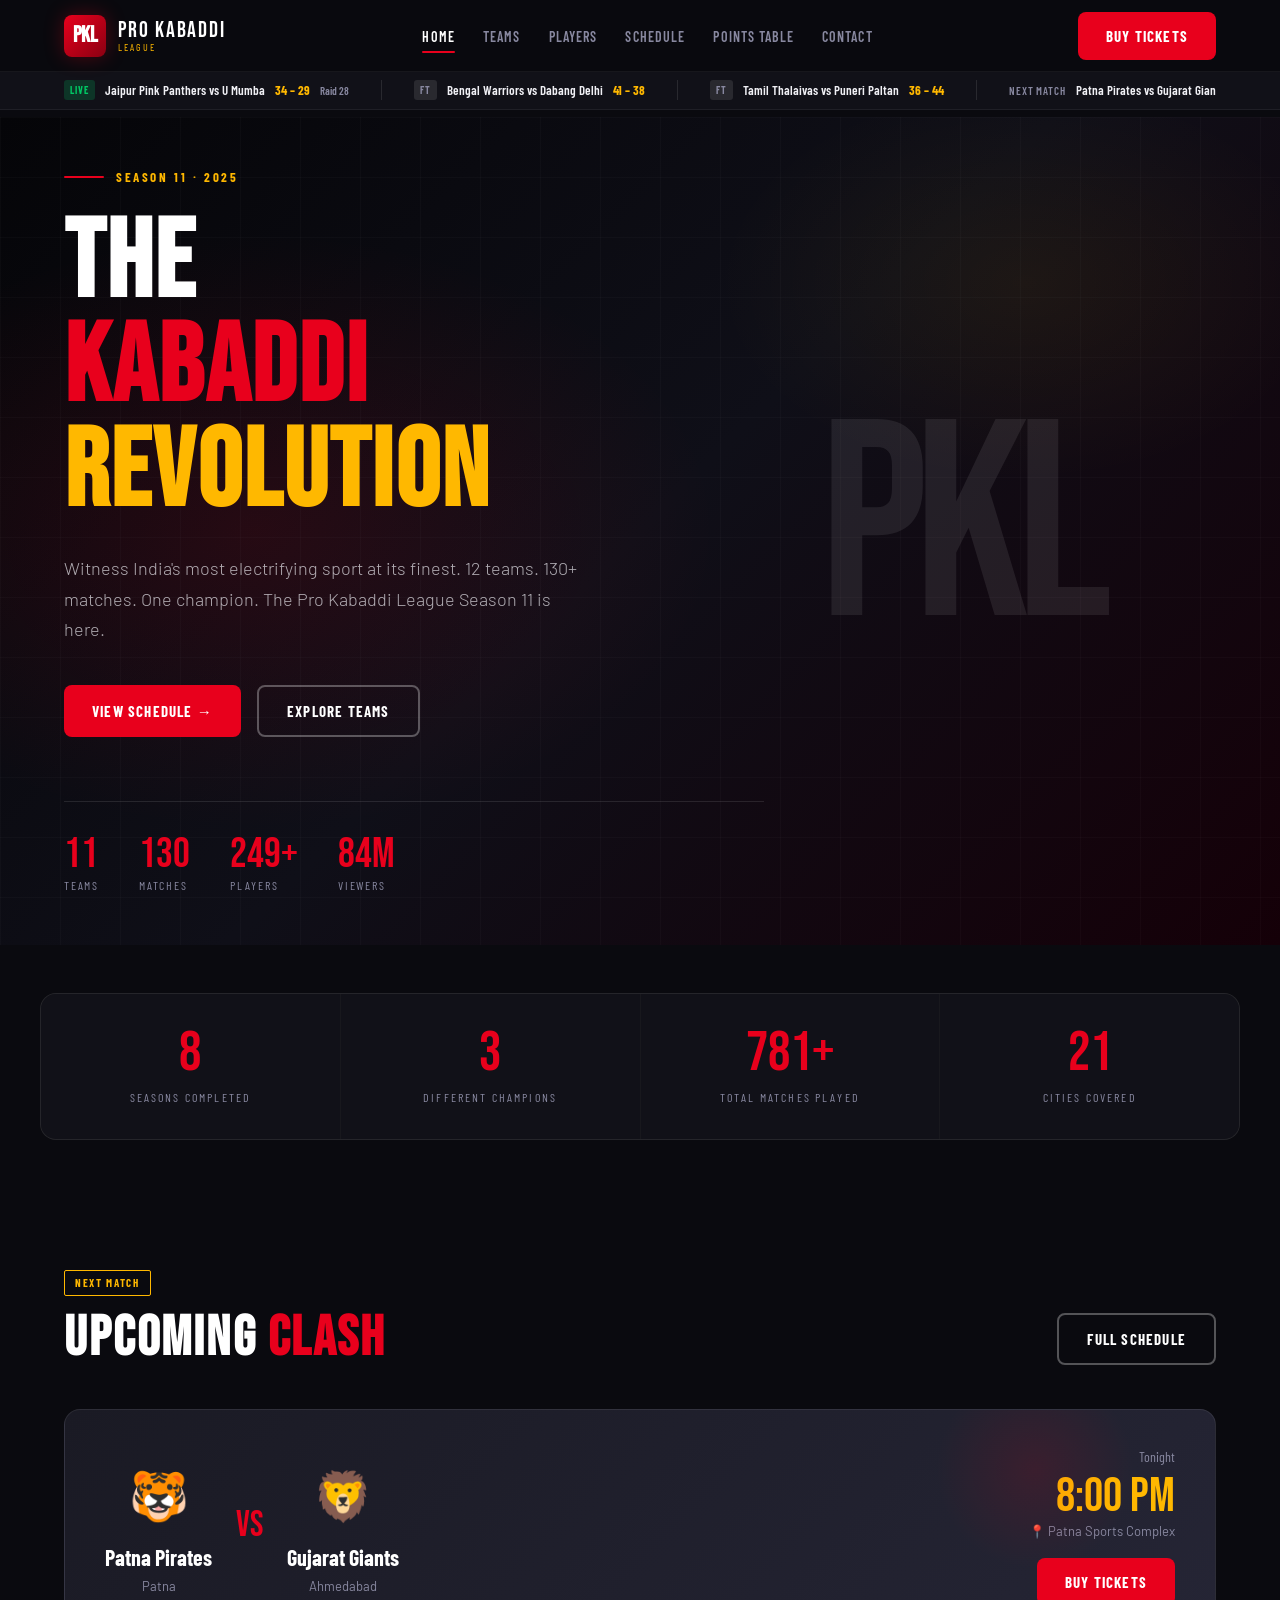
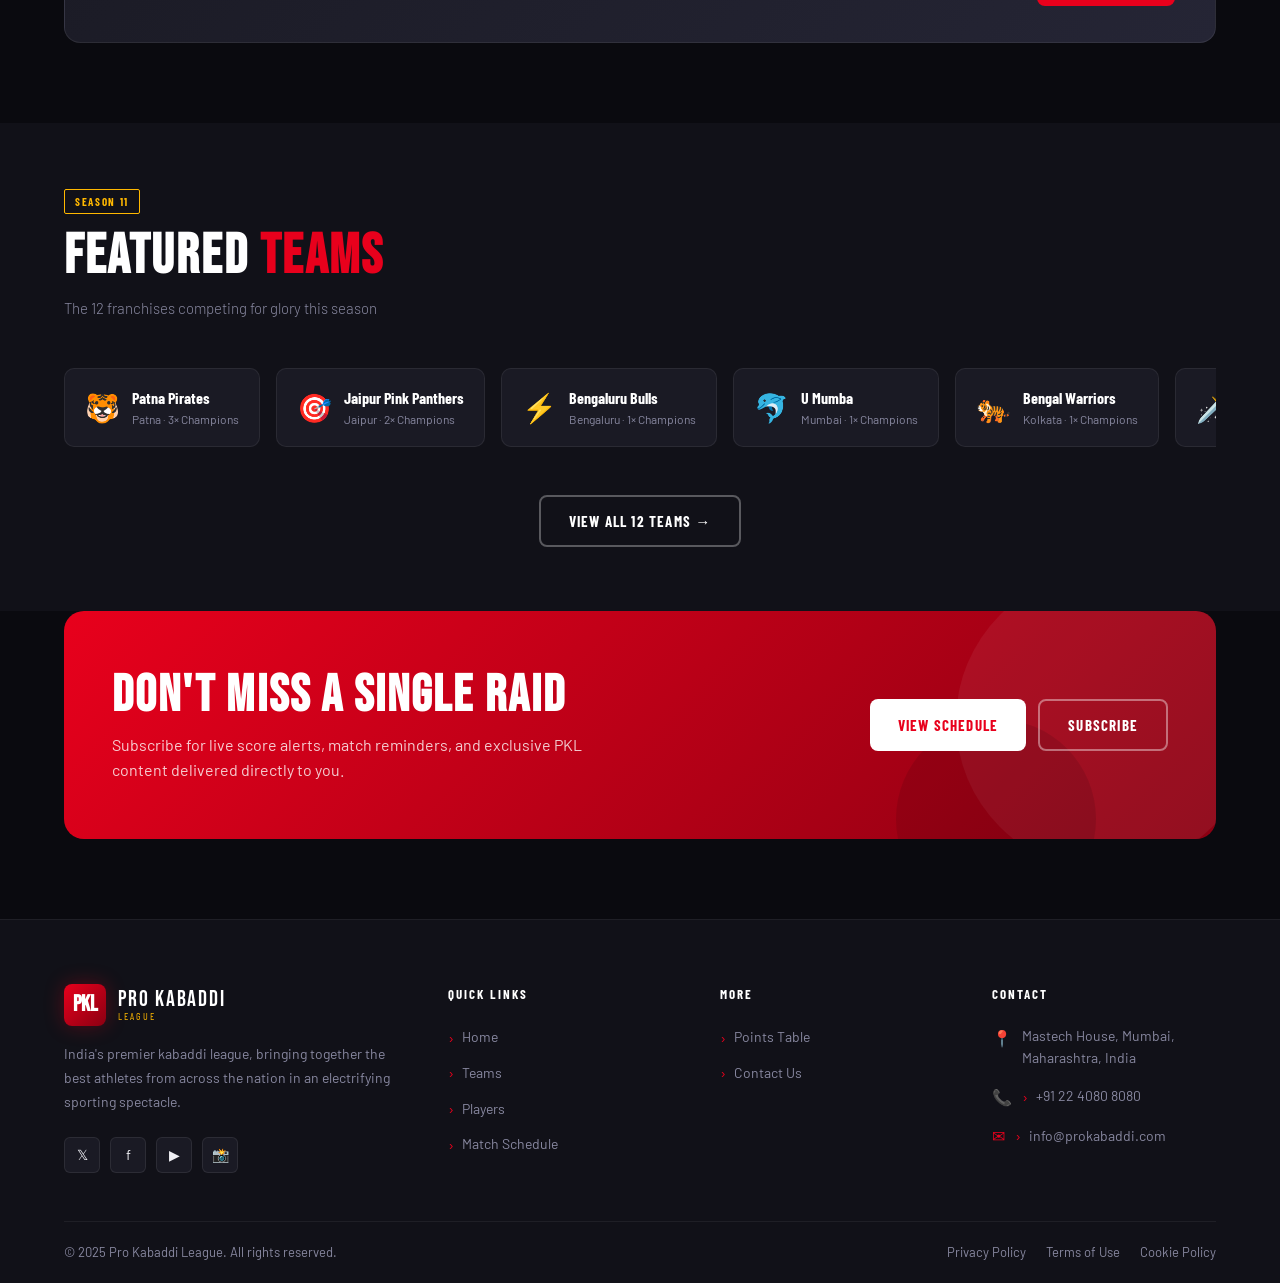
<file: index.html>
<!DOCTYPE html>
<html lang="en">
<head>
  <meta charset="UTF-8">
  <meta name="viewport" content="width=device-width, initial-scale=1.0">
  <title>Pro Kabaddi League – Home</title>
  <link rel="stylesheet" href="style.css">
  <!-- Home-specific styles -->
  <style>
    /* ---- Live Score Ticker ---- */
    .score-ticker-bar {
      background: var(--dark2);
      border-bottom: 1px solid rgba(255,255,255,0.06);
      position: fixed;
      top: var(--nav-h);
      left: 0; right: 0;
      z-index: 990;
      padding: 8px 0;
    }

    .score-ticker-inner {
      display: flex;
      align-items: center;
      gap: 32px;
      overflow-x: auto;
      scrollbar-width: none;
    }
    .score-ticker-inner::-webkit-scrollbar { display: none; }

    .score-chip {
      flex-shrink: 0;
      display: flex;
      align-items: center;
      gap: 10px;
      font-family: 'Barlow Condensed', sans-serif;
      font-size: 13px;
      font-weight: 600;
    }

    .score-chip-teams { color: var(--text); }
    .score-chip-score { color: var(--gold); font-weight: 700; }
    .score-chip-status {
      font-size: 10px;
      font-weight: 700;
      letter-spacing: 0.1em;
      padding: 2px 6px;
      border-radius: 3px;
      background: rgba(0,200,100,0.2);
      color: #00C864;
    }
    .score-chip-status.ended { background: rgba(255,255,255,0.1); color: var(--text-muted); }

    .score-divider {
      width: 1px; height: 20px;
      background: rgba(255,255,255,0.1);
      flex-shrink: 0;
    }

    /* Push hero down for score bar */
    .page-wrap-home { padding-top: calc(var(--nav-h) + 45px); }

    /* ---- Number Highlights Section ---- */
    .highlights-row {
      display: grid;
      grid-template-columns: repeat(4, 1fr);
      gap: 1px;
      background: rgba(255,255,255,0.06);
      border: 1px solid rgba(255,255,255,0.06);
      border-radius: 16px;
      overflow: hidden;
      margin-bottom: 80px;
    }

    .highlight-item {
      background: var(--dark2);
      padding: 32px 28px;
      text-align: center;
      transition: var(--transition);
    }
    .highlight-item:hover { background: var(--dark3); }

    .highlight-val {
      font-family: 'Bebas Neue', sans-serif;
      font-size: 56px;
      color: var(--white);
      line-height: 1;
      margin-bottom: 6px;
    }

    .highlight-val span { color: var(--red); }

    .highlight-label {
      font-family: 'Barlow Condensed', sans-serif;
      font-size: 12px;
      letter-spacing: 0.18em;
      text-transform: uppercase;
      color: var(--text-muted);
    }

    @media (max-width: 768px) {
      .highlights-row { grid-template-columns: repeat(2, 1fr); }
      .score-ticker-bar { display: none; }
      .page-wrap-home { padding-top: var(--nav-h); }
    }
    @media (max-width: 480px) {
      .highlights-row { grid-template-columns: 1fr 1fr; }
    }
  </style>
</head>
<body>
  <!-- Nav injected by nav.js -->

  <div class="page-wrap page-wrap-home">

    <!-- ============ SCORE TICKER ============ -->
    <div class="score-ticker-bar">
      <div class="container">
        <div class="score-ticker-inner">
          <div class="score-chip">
            <span class="score-chip-status">LIVE</span>
            <span class="score-chip-teams">Jaipur Pink Panthers vs U Mumba</span>
            <span class="score-chip-score">34 – 29</span>
            <span style="color:var(--text-muted);font-size:11px;">Raid 28</span>
          </div>
          <div class="score-divider"></div>
          <div class="score-chip">
            <span class="score-chip-status ended">FT</span>
            <span class="score-chip-teams">Bengal Warriors vs Dabang Delhi</span>
            <span class="score-chip-score">41 – 38</span>
          </div>
          <div class="score-divider"></div>
          <div class="score-chip">
            <span class="score-chip-status ended">FT</span>
            <span class="score-chip-teams">Tamil Thalaivas vs Puneri Paltan</span>
            <span class="score-chip-score">36 – 44</span>
          </div>
          <div class="score-divider"></div>
          <div class="score-chip">
            <span style="color:var(--text-muted);font-size:11px;letter-spacing:0.08em;font-family:'Barlow Condensed',sans-serif;text-transform:uppercase;">Next Match</span>
            <span class="score-chip-teams">Patna Pirates vs Gujarat Giants</span>
            <span style="color:var(--gold);font-family:'Barlow Condensed',sans-serif;font-weight:700;font-size:13px;">Tonight • 8:00 PM</span>
          </div>
          <div class="score-divider"></div>
          <div class="score-chip">
            <span style="color:var(--text-muted);font-size:11px;letter-spacing:0.08em;font-family:'Barlow Condensed',sans-serif;text-transform:uppercase;">Next Match</span>
            <span class="score-chip-teams">Haryana Steelers vs UP Yoddha</span>
            <span style="color:var(--gold);font-family:'Barlow Condensed',sans-serif;font-weight:700;font-size:13px;">Tomorrow • 7:30 PM</span>
          </div>
        </div>
      </div>
    </div>

    <!-- ============ HERO ============ -->
    <section class="hero">
      <div class="hero-grid-pattern"></div>
      <div class="container" style="width:100%;position:relative;z-index:2;">
        <div class="hero-content">
          <!-- Eyebrow -->
          <div class="hero-eyebrow">
            <div class="hero-eyebrow-line"></div>
            <span class="hero-eyebrow-text">Season 11 · 2025</span>
          </div>

          <!-- Main Title -->
          <h1 class="hero-title">
            THE<br>
            <span class="accent">KABADDI</span><br>
            <span class="gold">REVOLUTION</span>
          </h1>

          <p class="hero-desc">
            Witness India's most electrifying sport at its finest. 12 teams. 
            130+ matches. One champion. The Pro Kabaddi League Season 11 is here.
          </p>

          <div class="hero-actions">
            <a href="schedule.html" class="btn btn-primary">View Schedule →</a>
            <a href="teams.html" class="btn btn-outline">Explore Teams</a>
          </div>

          <!-- Stats -->
          <div class="hero-stats">
            <div class="hero-stat-item">
              <div class="hero-stat-val"><span data-count="12">0</span></div>
              <div class="hero-stat-label">Teams</div>
            </div>
            <div class="hero-stat-item">
              <div class="hero-stat-val"><span data-count="131">0</span></div>
              <div class="hero-stat-label">Matches</div>
            </div>
            <div class="hero-stat-item">
              <div class="hero-stat-val"><span data-count="250">0</span><span style="color:var(--red);">+</span></div>
              <div class="hero-stat-label">Players</div>
            </div>
            <div class="hero-stat-item">
              <div class="hero-stat-val"><span data-count="85">0</span><span style="color:var(--red);">M</span></div>
              <div class="hero-stat-label">Viewers</div>
            </div>
          </div>
        </div>
      </div>

      <!-- Background watermark text -->
      <div class="hero-right" aria-hidden="true">PKL</div>
    </section>

    <!-- ============ HIGHLIGHTS STRIP ============ -->
    <div class="container section-sm">
      <div class="highlights-row reveal">
        <div class="highlight-item">
          <div class="highlight-val"><span data-count="11">0</span></div>
          <div class="highlight-label">Seasons Completed</div>
        </div>
        <div class="highlight-item">
          <div class="highlight-val"><span data-count="5">0</span></div>
          <div class="highlight-label">Different Champions</div>
        </div>
        <div class="highlight-item">
          <div class="highlight-val"><span data-count="1000">0</span><span style="color:var(--red);">+</span></div>
          <div class="highlight-label">Total Matches Played</div>
        </div>
        <div class="highlight-item">
          <div class="highlight-val"><span data-count="28">0</span></div>
          <div class="highlight-label">Cities Covered</div>
        </div>
      </div>
    </div>

    <!-- ============ UPCOMING MATCH ============ -->
    <section class="section" style="padding-top:0;">
      <div class="container">
        <div style="display:flex;justify-content:space-between;align-items:flex-end;margin-bottom:32px;" class="reveal">
          <div>
            <div class="tag">Next Match</div>
            <h2 class="section-title">UPCOMING <span style="color:var(--red);">CLASH</span></h2>
          </div>
          <a href="schedule.html" class="btn btn-outline" style="margin-bottom:12px;">Full Schedule</a>
        </div>

        <div class="upcoming-banner reveal">
          <div class="upcoming-match-teams">
            <div class="upcoming-team">
              <div class="upcoming-team-emoji">🐯</div>
              <div class="upcoming-team-name">Patna Pirates</div>
              <div style="font-size:13px;color:var(--text-muted);">Patna</div>
            </div>
            <div class="upcoming-vs">VS</div>
            <div class="upcoming-team">
              <div class="upcoming-team-emoji">🦁</div>
              <div class="upcoming-team-name">Gujarat Giants</div>
              <div style="font-size:13px;color:var(--text-muted);">Ahmedabad</div>
            </div>
          </div>

          <div class="upcoming-meta">
            <div class="upcoming-time">Tonight</div>
            <div class="upcoming-date">8:00 PM</div>
            <div class="upcoming-venue">📍 Patna Sports Complex</div>
            <a href="schedule.html" class="btn btn-primary" style="margin-top:16px;">Buy Tickets</a>
          </div>
        </div>
      </div>
    </section>

    <!-- ============ FEATURED TEAMS ============ -->
    <section class="section" style="background:var(--dark2);padding:64px 0;">
      <div class="container">
        <div class="reveal" style="margin-bottom:32px;">
          <div class="tag">Season 11</div>
          <h2 class="section-title">FEATURED <span style="color:var(--red);">TEAMS</span></h2>
          <p class="section-sub">The 12 franchises competing for glory this season</p>
        </div>

        <div class="featured-teams-row reveal">
          <a href="teams.html" class="featured-team-chip" style="--team-color:#FF6B35;">
            <div class="featured-team-chip-emoji">🐯</div>
            <div class="featured-team-chip-info">
              <div class="featured-team-chip-name">Patna Pirates</div>
              <div class="featured-team-chip-city">Patna · 3× Champions</div>
            </div>
          </a>
          <a href="teams.html" class="featured-team-chip" style="--team-color:#FFB800;">
            <div class="featured-team-chip-emoji">🎯</div>
            <div class="featured-team-chip-info">
              <div class="featured-team-chip-name">Jaipur Pink Panthers</div>
              <div class="featured-team-chip-city">Jaipur · 2× Champions</div>
            </div>
          </a>
          <a href="teams.html" class="featured-team-chip" style="--team-color:#E8001C;">
            <div class="featured-team-chip-emoji">⚡</div>
            <div class="featured-team-chip-info">
              <div class="featured-team-chip-name">Bengaluru Bulls</div>
              <div class="featured-team-chip-city">Bengaluru · 1× Champions</div>
            </div>
          </a>
          <a href="teams.html" class="featured-team-chip" style="--team-color:#0055B3;">
            <div class="featured-team-chip-emoji">🐬</div>
            <div class="featured-team-chip-info">
              <div class="featured-team-chip-name">U Mumba</div>
              <div class="featured-team-chip-city">Mumbai · 1× Champions</div>
            </div>
          </a>
          <a href="teams.html" class="featured-team-chip">
            <div class="featured-team-chip-emoji">🐅</div>
            <div class="featured-team-chip-info">
              <div class="featured-team-chip-name">Bengal Warriors</div>
              <div class="featured-team-chip-city">Kolkata · 1× Champions</div>
            </div>
          </a>
          <a href="teams.html" class="featured-team-chip">
            <div class="featured-team-chip-emoji">🗡️</div>
            <div class="featured-team-chip-info">
              <div class="featured-team-chip-name">Dabang Delhi K.C.</div>
              <div class="featured-team-chip-city">New Delhi · 1× Champions</div>
            </div>
          </a>
          <a href="teams.html" class="featured-team-chip">
            <div class="featured-team-chip-emoji">🦬</div>
            <div class="featured-team-chip-info">
              <div class="featured-team-chip-name">Haryana Steelers</div>
              <div class="featured-team-chip-city">Rohtak</div>
            </div>
          </a>
          <a href="teams.html" class="featured-team-chip">
            <div class="featured-team-chip-emoji">🔱</div>
            <div class="featured-team-chip-info">
              <div class="featured-team-chip-name">Puneri Paltan</div>
              <div class="featured-team-chip-city">Pune</div>
            </div>
          </a>
        </div>

        <div style="text-align:center;margin-top:32px;" class="reveal">
          <a href="teams.html" class="btn btn-outline">View All 12 Teams →</a>
        </div>
      </div>
    </section>

    

    <!-- ============ CTA BANNER ============ -->
    <section style="padding:0 0 80px;">
      <div class="container">
        <div class="reveal" style="
          background: linear-gradient(135deg, var(--red) 0%, #8B0012 100%);
          border-radius: 20px;
          padding: 56px 48px;
          display: flex;
          align-items: center;
          justify-content: space-between;
          gap: 32px;
          position: relative;
          overflow: hidden;
        ">
          <div style="position:absolute;right:-40px;top:-40px;width:300px;height:300px;border-radius:50%;background:rgba(255,255,255,0.06);pointer-events:none;"></div>
          <div style="position:absolute;right:120px;bottom:-80px;width:200px;height:200px;border-radius:50%;background:rgba(0,0,0,0.1);pointer-events:none;"></div>
          <div>
            <h2 style="font-family:'Bebas Neue',sans-serif;font-size:clamp(32px,5vw,52px);letter-spacing:0.04em;color:white;margin-bottom:8px;line-height:1.1;">
              DON'T MISS A SINGLE RAID
            </h2>
            <p style="color:rgba(255,255,255,0.8);font-size:16px;max-width:480px;">
              Subscribe for live score alerts, match reminders, and exclusive PKL content delivered directly to you.
            </p>
          </div>
          <div style="display:flex;gap:12px;flex-shrink:0;flex-wrap:wrap;">
            <a href="schedule.html" class="btn" style="background:white;color:var(--red);font-family:'Barlow Condensed',sans-serif;">View Schedule</a>
            <a href="contact.html" class="btn btn-outline" style="border-color:rgba(255,255,255,0.4);color:white;">Subscribe</a>
          </div>
        </div>
      </div>
    </section>

  </div><!-- /page-wrap -->

  <!-- Scripts -->
  <script src="nav.js"></script>
  <script src="script.js"></script>
</body>
</html>
</file>
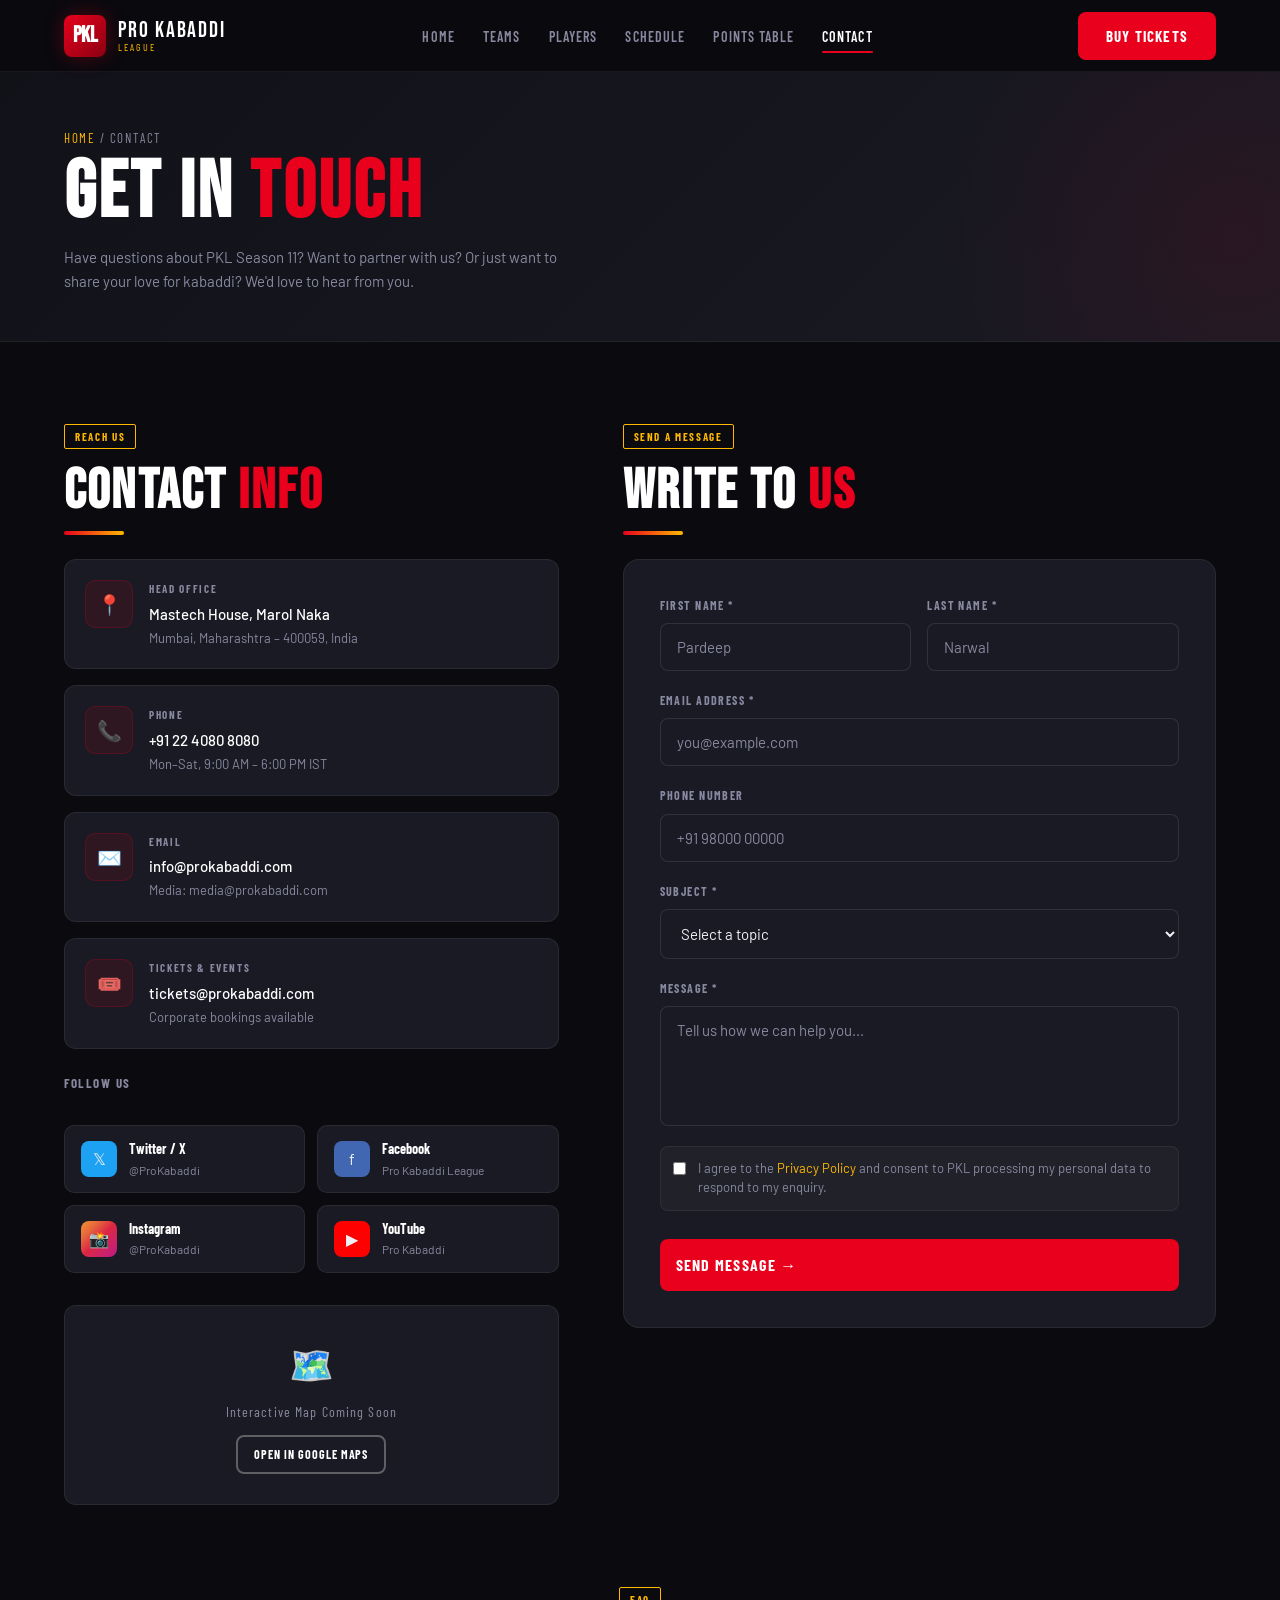
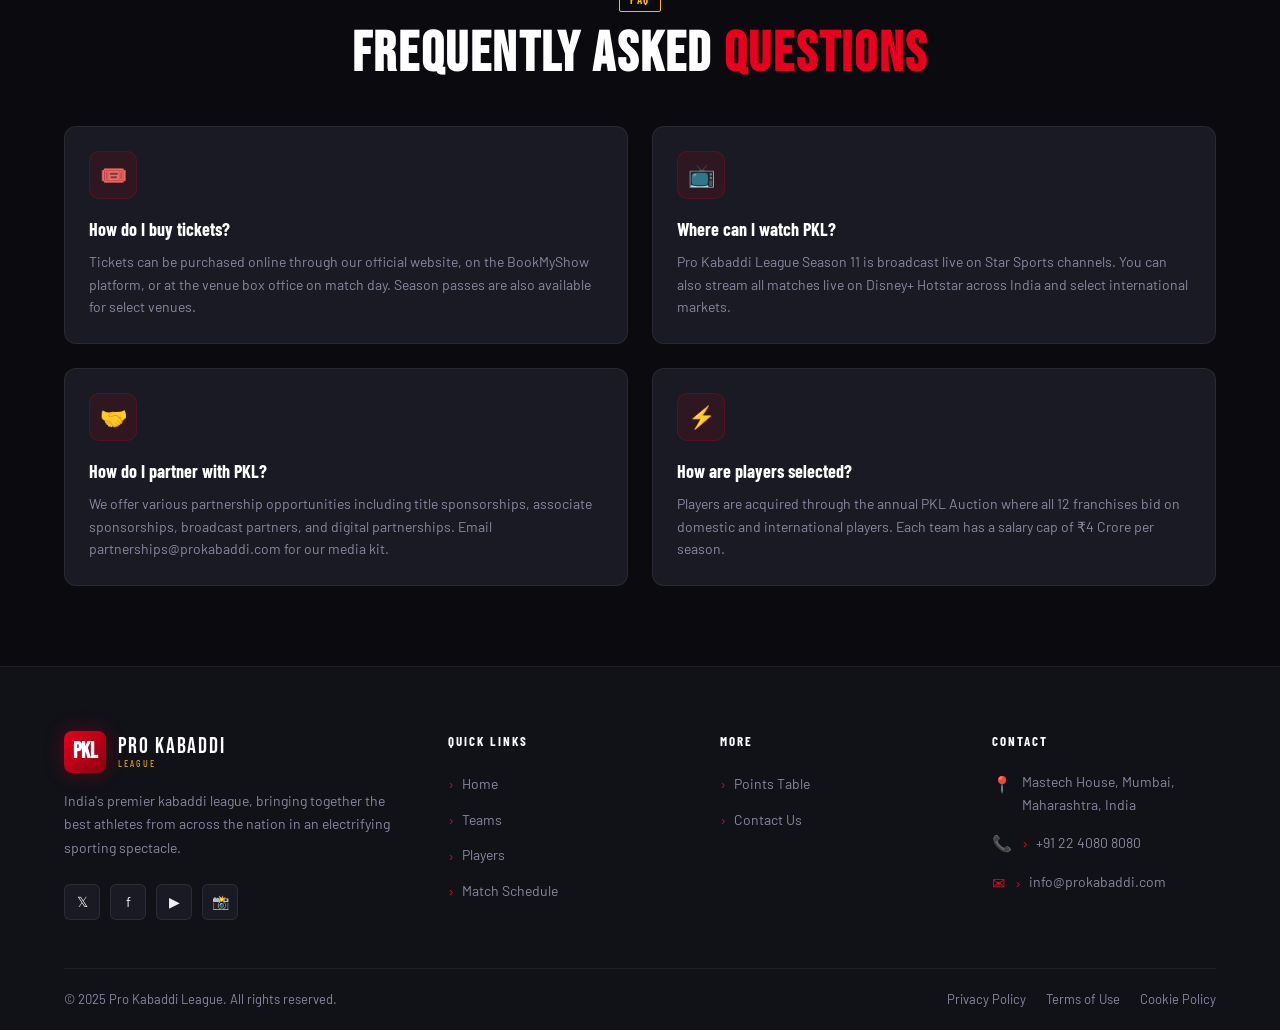
<file: contact.html>
<!DOCTYPE html>
<html lang="en">
<head>
  <meta charset="UTF-8">
  <meta name="viewport" content="width=device-width, initial-scale=1.0">
  <title>Contact – Pro Kabaddi League</title>
  <link rel="stylesheet" href="style.css">
  <style>
    .contact-layout {
      display: grid;
      grid-template-columns: 1fr 1.2fr;
      gap: 64px;
      align-items: start;
    }

    @media (max-width: 900px) { .contact-layout { grid-template-columns: 1fr; gap: 40px; } }

    /* Contact Info Item */
    .contact-info-item {
      display: flex;
      gap: 16px;
      align-items: flex-start;
      padding: 20px;
      background: var(--dark3);
      border: 1px solid rgba(255,255,255,0.07);
      border-radius: 12px;
      transition: var(--transition);
      margin-bottom: 16px;
    }
    .contact-info-item:hover {
      border-color: rgba(232,0,28,0.25);
      transform: translateX(6px);
    }

    .contact-info-icon {
      width: 48px; height: 48px;
      border-radius: 10px;
      background: rgba(232,0,28,0.1);
      border: 1px solid rgba(232,0,28,0.2);
      display: flex;
      align-items: center;
      justify-content: center;
      font-size: 20px;
      flex-shrink: 0;
    }

    .contact-info-label {
      font-family: 'Barlow Condensed', sans-serif;
      font-size: 11px;
      font-weight: 700;
      letter-spacing: 0.15em;
      text-transform: uppercase;
      color: var(--text-muted);
      margin-bottom: 4px;
    }

    .contact-info-value {
      font-size: 15px;
      color: var(--white);
      font-weight: 500;
    }

    .contact-info-sub {
      font-size: 13px;
      color: var(--text-muted);
      margin-top: 2px;
    }

    /* Form */
    .form-row { display: grid; grid-template-columns: 1fr 1fr; gap: 16px; }
    @media (max-width: 600px) { .form-row { grid-template-columns: 1fr; } }

    /* Success State */
    .form-success {
      display: none;
      text-align: center;
      padding: 48px 24px;
      background: var(--dark3);
      border: 1px solid rgba(0,200,100,0.2);
      border-radius: 16px;
    }

    .form-success-icon { font-size: 64px; margin-bottom: 20px; }
    .form-success-title {
      font-family: 'Bebas Neue', sans-serif;
      font-size: 36px;
      color: var(--white);
      margin-bottom: 8px;
      letter-spacing: 0.04em;
    }
    .form-success-msg { font-size: 15px; color: var(--text-muted); }

    /* Social Links */
    .social-links {
      display: grid;
      grid-template-columns: 1fr 1fr;
      gap: 12px;
      margin-top: 32px;
    }

    .social-link-card {
      display: flex;
      align-items: center;
      gap: 12px;
      background: var(--dark3);
      border: 1px solid rgba(255,255,255,0.07);
      border-radius: 10px;
      padding: 12px 16px;
      transition: var(--transition);
    }
    .social-link-card:hover { border-color: rgba(255,184,0,0.2); transform: translateY(-2px); }
    .social-link-icon {
      width: 36px; height: 36px;
      border-radius: 8px;
      display: flex;
      align-items: center;
      justify-content: center;
      font-size: 16px;
      flex-shrink: 0;
    }
    .social-link-name {
      font-family: 'Barlow Condensed', sans-serif;
      font-size: 14px;
      font-weight: 700;
      color: var(--white);
    }
    .social-link-handle { font-size: 12px; color: var(--text-muted); }

    /* Map placeholder */
    .map-placeholder {
      width: 100%;
      height: 200px;
      background: var(--dark3);
      border: 1px solid rgba(255,255,255,0.07);
      border-radius: 12px;
      display: flex;
      flex-direction: column;
      align-items: center;
      justify-content: center;
      gap: 8px;
      color: var(--text-muted);
      font-family: 'Barlow Condensed', sans-serif;
      margin-top: 32px;
    }
    .map-placeholder-icon { font-size: 36px; }
    .map-placeholder-text { font-size: 14px; letter-spacing: 0.08em; }
  </style>
</head>
<body>
  <div class="page-wrap">

    <!-- Page Hero -->
    <section class="page-hero">
      <div class="container">
        <div class="page-hero-breadcrumb"><a href="index.html">Home</a> / Contact</div>
        <h1 class="page-hero-title">GET IN <span>TOUCH</span></h1>
        <p style="color:var(--text-muted);font-size:15px;max-width:500px;margin-top:8px;">
          Have questions about PKL Season 11? Want to partner with us? Or just want to share your love for kabaddi? We'd love to hear from you.
        </p>
      </div>
    </section>

    <section class="section">
      <div class="container">
        <div class="contact-layout">

          <!-- Left: Contact Info -->
          <div>
            <div class="reveal">
              <div class="tag">Reach Us</div>
              <h2 class="section-title">CONTACT <span style="color:var(--red);">INFO</span></h2>
              <div class="red-line"></div>
            </div>

            <div class="contact-info-item reveal">
              <div class="contact-info-icon">📍</div>
              <div>
                <div class="contact-info-label">Head Office</div>
                <div class="contact-info-value">Mastech House, Marol Naka</div>
                <div class="contact-info-sub">Mumbai, Maharashtra – 400059, India</div>
              </div>
            </div>

            <div class="contact-info-item reveal">
              <div class="contact-info-icon">📞</div>
              <div>
                <div class="contact-info-label">Phone</div>
                <div class="contact-info-value">+91 22 4080 8080</div>
                <div class="contact-info-sub">Mon–Sat, 9:00 AM – 6:00 PM IST</div>
              </div>
            </div>

            <div class="contact-info-item reveal">
              <div class="contact-info-icon">✉️</div>
              <div>
                <div class="contact-info-label">Email</div>
                <div class="contact-info-value">info@prokabaddi.com</div>
                <div class="contact-info-sub">Media: media@prokabaddi.com</div>
              </div>
            </div>

            <div class="contact-info-item reveal">
              <div class="contact-info-icon">🎟️</div>
              <div>
                <div class="contact-info-label">Tickets & Events</div>
                <div class="contact-info-value">tickets@prokabaddi.com</div>
                <div class="contact-info-sub">Corporate bookings available</div>
              </div>
            </div>

            <!-- Social Links -->
            <div class="reveal" style="margin-top:24px;">
              <p style="font-family:'Barlow Condensed',sans-serif;font-size:13px;font-weight:700;letter-spacing:0.12em;text-transform:uppercase;color:var(--text-muted);margin-bottom:16px;">Follow Us</p>
              <div class="social-links">
                <a href="#" class="social-link-card">
                  <div class="social-link-icon" style="background:#1DA1F2;">𝕏</div>
                  <div>
                    <div class="social-link-name">Twitter / X</div>
                    <div class="social-link-handle">@ProKabaddi</div>
                  </div>
                </a>
                <a href="#" class="social-link-card">
                  <div class="social-link-icon" style="background:#4267B2;">f</div>
                  <div>
                    <div class="social-link-name">Facebook</div>
                    <div class="social-link-handle">Pro Kabaddi League</div>
                  </div>
                </a>
                <a href="#" class="social-link-card">
                  <div class="social-link-icon" style="background:linear-gradient(135deg,#f09433,#e6683c,#dc2743,#cc2366,#bc1888);">📸</div>
                  <div>
                    <div class="social-link-name">Instagram</div>
                    <div class="social-link-handle">@ProKabaddi</div>
                  </div>
                </a>
                <a href="#" class="social-link-card">
                  <div class="social-link-icon" style="background:#FF0000;">▶</div>
                  <div>
                    <div class="social-link-name">YouTube</div>
                    <div class="social-link-handle">Pro Kabaddi</div>
                  </div>
                </a>
              </div>
            </div>

            <!-- Map Placeholder -->
            <div class="map-placeholder reveal">
              <div class="map-placeholder-icon">🗺️</div>
              <div class="map-placeholder-text">Interactive Map Coming Soon</div>
              <a href="https://maps.google.com" target="_blank" class="btn btn-outline" style="font-size:12px;padding:8px 16px;margin-top:4px;">Open in Google Maps</a>
            </div>
          </div>

          <!-- Right: Contact Form -->
          <div>
            <div class="reveal">
              <div class="tag">Send a Message</div>
              <h2 class="section-title">WRITE TO <span style="color:var(--red);">US</span></h2>
              <div class="red-line"></div>
            </div>

            <!-- Form Container -->
            <div id="contactFormWrap" class="reveal" style="background:var(--dark3);border:1px solid rgba(255,255,255,0.07);border-radius:16px;padding:36px;">
              <form class="contact-form" id="contactForm" onsubmit="submitForm(event)">
                <div class="form-row">
                  <div class="form-group">
                    <label class="form-label" for="fname">First Name *</label>
                    <input type="text" id="fname" class="form-control" placeholder="Pardeep" required>
                  </div>
                  <div class="form-group">
                    <label class="form-label" for="lname">Last Name *</label>
                    <input type="text" id="lname" class="form-control" placeholder="Narwal" required>
                  </div>
                </div>

                <div class="form-group">
                  <label class="form-label" for="email">Email Address *</label>
                  <input type="email" id="email" class="form-control" placeholder="you@example.com" required>
                </div>

                <div class="form-group">
                  <label class="form-label" for="phone">Phone Number</label>
                  <input type="tel" id="phone" class="form-control" placeholder="+91 98000 00000">
                </div>

                <div class="form-group">
                  <label class="form-label" for="subject">Subject *</label>
                  <select id="subject" class="form-control" required style="cursor:pointer;appearance:auto;">
                    <option value="" disabled selected>Select a topic</option>
                    <option value="tickets">Tickets & Match Info</option>
                    <option value="media">Media & Press Enquiry</option>
                    <option value="partnership">Corporate Partnership</option>
                    <option value="broadcast">Broadcast & Streaming</option>
                    <option value="fan">Fan Feedback</option>
                    <option value="other">Other</option>
                  </select>
                </div>

                <div class="form-group">
                  <label class="form-label" for="message">Message *</label>
                  <textarea id="message" class="form-control" rows="5" placeholder="Tell us how we can help you..." required></textarea>
                </div>

                <!-- Consent -->
                <div style="display:flex;gap:12px;align-items:flex-start;padding:12px;background:rgba(255,255,255,0.03);border-radius:8px;border:1px solid rgba(255,255,255,0.06);">
                  <input type="checkbox" id="consent" required style="margin-top:3px;accent-color:var(--red);flex-shrink:0;">
                  <label for="consent" style="font-size:13px;color:var(--text-muted);cursor:pointer;line-height:1.5;">
                    I agree to the <a href="#" style="color:var(--gold);">Privacy Policy</a> and consent to PKL processing my personal data to respond to my enquiry.
                  </label>
                </div>

                <button type="submit" class="btn btn-primary" style="width:100%;padding:16px;font-size:16px;margin-top:8px;">
                  Send Message →
                </button>
              </form>
            </div>

            <!-- Success Message -->
            <div class="form-success" id="formSuccess">
              <div class="form-success-icon">✅</div>
              <div class="form-success-title">Message Sent!</div>
              <p class="form-success-msg">
                Thank you for reaching out. Our team will get back to you within 24–48 hours. 
                In the meantime, follow us on social media for the latest PKL updates!
              </p>
              <div style="margin-top:24px;">
                <a href="index.html" class="btn btn-primary">Back to Home</a>
              </div>
            </div>
          </div>

        </div>

        <!-- FAQ Section -->
        <div style="margin-top:80px;">
          <div style="text-align:center;margin-bottom:40px;" class="reveal">
            <div class="tag">FAQ</div>
            <h2 class="section-title">FREQUENTLY ASKED <span style="color:var(--red);">QUESTIONS</span></h2>
          </div>

          <div class="grid-2 reveal">
            <div class="info-box">
              <div class="info-box-icon">🎟️</div>
              <div class="info-box-title">How do I buy tickets?</div>
              <p class="info-box-text">Tickets can be purchased online through our official website, on the BookMyShow platform, or at the venue box office on match day. Season passes are also available for select venues.</p>
            </div>
            <div class="info-box">
              <div class="info-box-icon">📺</div>
              <div class="info-box-title">Where can I watch PKL?</div>
              <p class="info-box-text">Pro Kabaddi League Season 11 is broadcast live on Star Sports channels. You can also stream all matches live on Disney+ Hotstar across India and select international markets.</p>
            </div>
            <div class="info-box">
              <div class="info-box-icon">🤝</div>
              <div class="info-box-title">How do I partner with PKL?</div>
              <p class="info-box-text">We offer various partnership opportunities including title sponsorships, associate sponsorships, broadcast partners, and digital partnerships. Email partnerships@prokabaddi.com for our media kit.</p>
            </div>
            <div class="info-box">
              <div class="info-box-icon">⚡</div>
              <div class="info-box-title">How are players selected?</div>
              <p class="info-box-text">Players are acquired through the annual PKL Auction where all 12 franchises bid on domestic and international players. Each team has a salary cap of ₹4 Crore per season.</p>
            </div>
          </div>
        </div>

      </div>
    </section>

  </div>

  <script src="nav.js"></script>
  <script src="script.js"></script>
  <script>
    function submitForm(e) {
      e.preventDefault();
      const btn = e.target.querySelector('button[type="submit"]');
      btn.textContent = 'Sending...';
      btn.disabled = true;

      // Simulate API call
      setTimeout(() => {
        document.getElementById('contactFormWrap').style.display = 'none';
        const success = document.getElementById('formSuccess');
        success.style.display = 'block';
        success.style.animation = 'none';
        // Animate in
        success.style.opacity = '0';
        success.style.transform = 'translateY(20px)';
        success.style.transition = 'all 0.5s ease';
        requestAnimationFrame(() => {
          requestAnimationFrame(() => {
            success.style.opacity = '1';
            success.style.transform = 'translateY(0)';
          });
        });
      }, 1500);
    }
  </script>
</body>
</html>
</file>
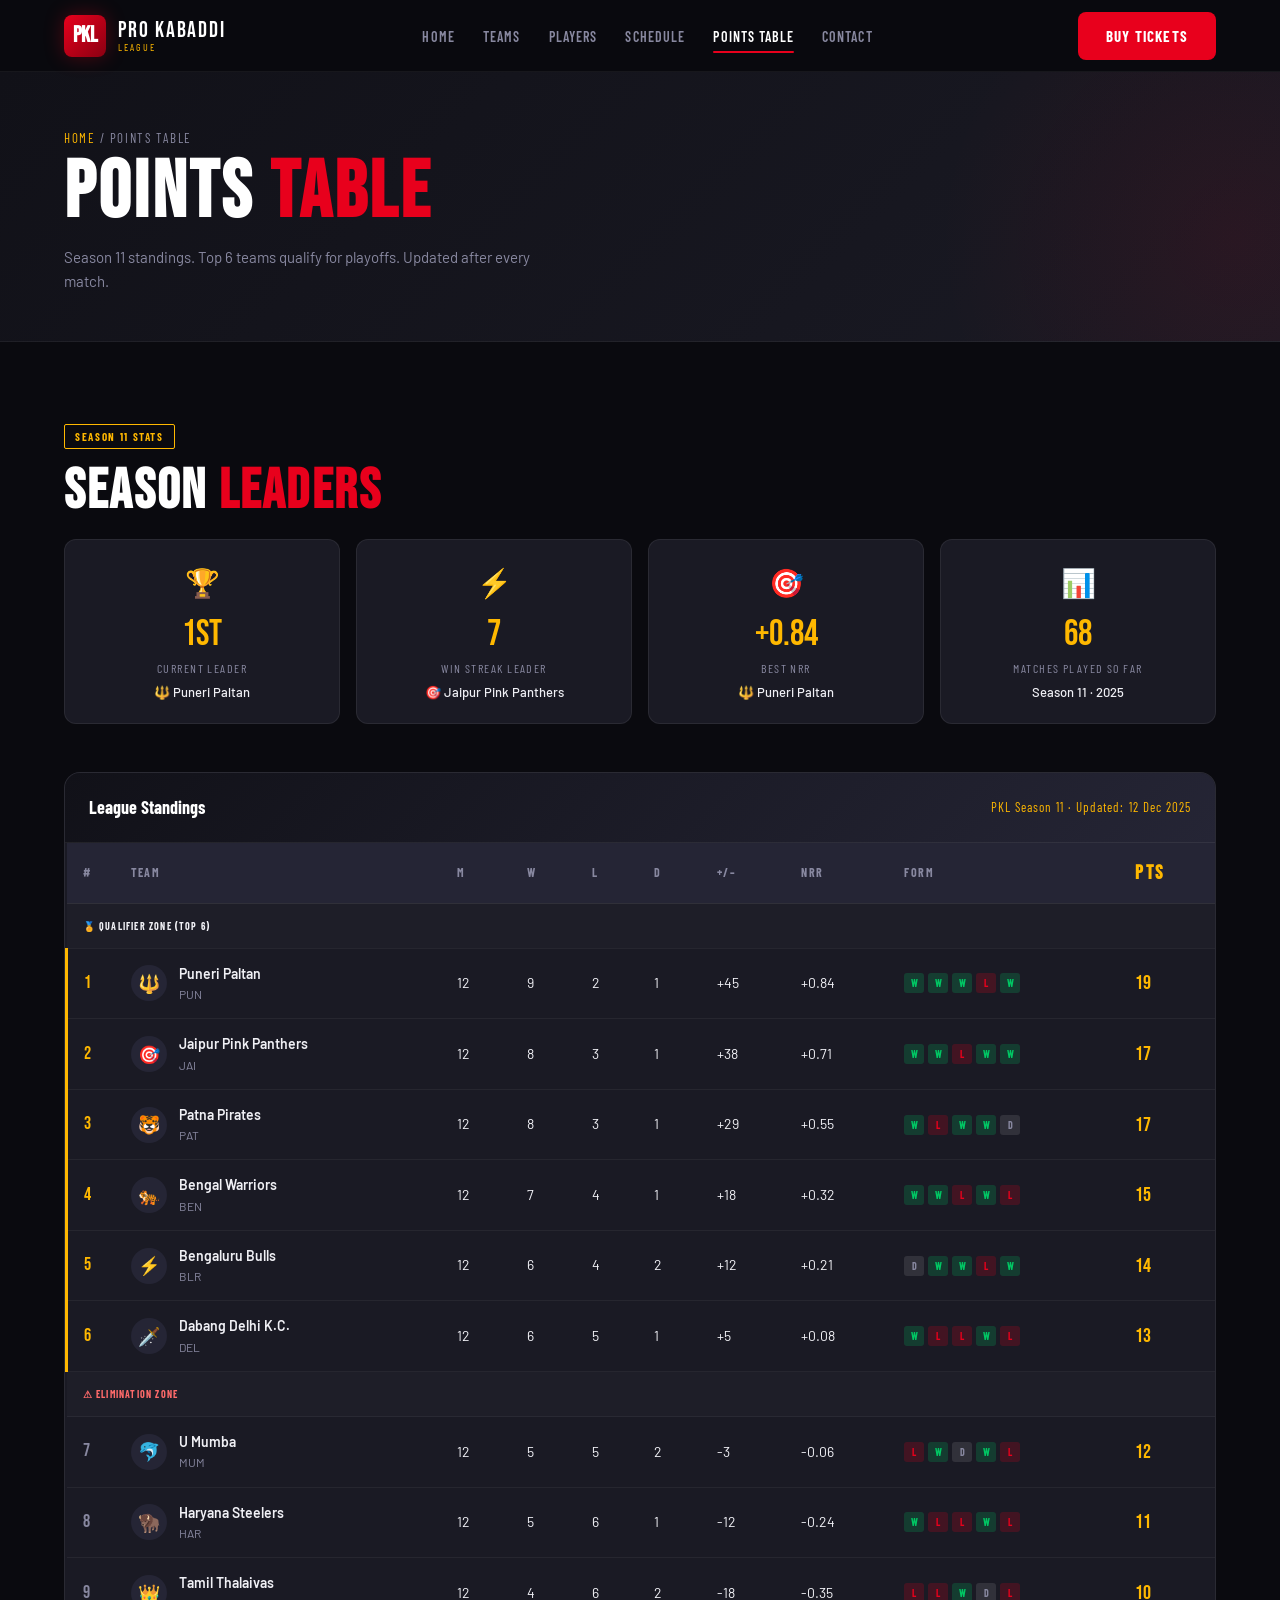
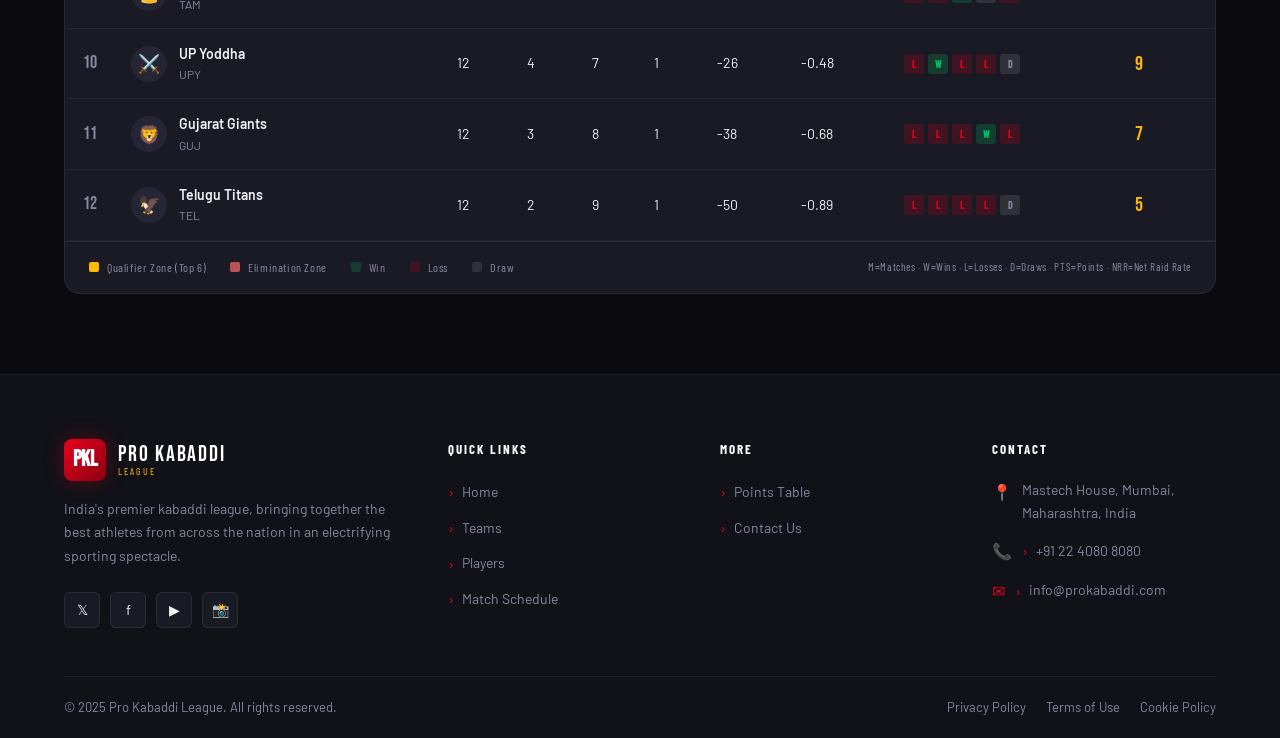
<file: points.html>
<!DOCTYPE html>
<html lang="en">
<head>
  <meta charset="UTF-8">
  <meta name="viewport" content="width=device-width, initial-scale=1.0">
  <title>Points Table – Pro Kabaddi League</title>
  <link rel="stylesheet" href="style.css">
  <style>
    .table-wrap {
      background: var(--dark3);
      border: 1px solid rgba(255,255,255,0.07);
      border-radius: 16px;
      overflow: hidden;
    }

    .table-header {
      background: linear-gradient(135deg, var(--dark2), var(--mid));
      padding: 20px 24px;
      display: flex;
      justify-content: space-between;
      align-items: center;
      border-bottom: 1px solid rgba(255,255,255,0.07);
    }

    .table-header-title {
      font-family: 'Barlow Condensed', sans-serif;
      font-size: 18px;
      font-weight: 700;
      color: var(--white);
    }

    .table-header-season {
      font-family: 'Barlow Condensed', sans-serif;
      font-size: 13px;
      color: var(--gold);
      letter-spacing: 0.08em;
    }

    .points-table-wrap { overflow-x: auto; }

    .styled-table .qualifier {
      border-left: 3px solid var(--gold);
    }

    .zone-label {
      font-family: 'Barlow Condensed', sans-serif;
      font-size: 10px;
      font-weight: 700;
      letter-spacing: 0.12em;
      text-transform: uppercase;
      padding: 6px 16px;
      color: var(--text-muted);
      background: rgba(255,255,255,0.02);
    }

    .nrr-positive { color: #00C864; }
    .nrr-negative { color: var(--red); }

    .legend {
      display: flex;
      gap: 24px;
      padding: 16px 24px;
      border-top: 1px solid rgba(255,255,255,0.07);
      flex-wrap: wrap;
    }
    .legend-item {
      display: flex;
      align-items: center;
      gap: 8px;
      font-size: 12px;
      color: var(--text-muted);
      font-family: 'Barlow Condensed', sans-serif;
      letter-spacing: 0.05em;
    }
    .legend-dot {
      width: 10px; height: 10px;
      border-radius: 2px;
    }

    /* Stats Cards */
    .stats-row {
      display: grid;
      grid-template-columns: repeat(4, 1fr);
      gap: 16px;
      margin-bottom: 48px;
    }

    .stat-card {
      background: var(--dark3);
      border: 1px solid rgba(255,255,255,0.07);
      border-radius: 12px;
      padding: 20px;
      text-align: center;
      transition: var(--transition);
    }
    .stat-card:hover { border-color: rgba(255,184,0,0.2); transform: translateY(-4px); }

    .stat-card-emoji { font-size: 28px; margin-bottom: 12px; }
    .stat-card-val {
      font-family: 'Bebas Neue', sans-serif;
      font-size: 36px;
      color: var(--gold);
      line-height: 1;
      margin-bottom: 6px;
    }
    .stat-card-label {
      font-family: 'Barlow Condensed', sans-serif;
      font-size: 12px;
      letter-spacing: 0.12em;
      text-transform: uppercase;
      color: var(--text-muted);
    }
    .stat-card-team {
      font-size: 13px;
      color: var(--text);
      margin-top: 4px;
      font-weight: 500;
    }

    @media (max-width: 768px) {
      .stats-row { grid-template-columns: 1fr 1fr; }
    }
    @media (max-width: 480px) {
      .stats-row { grid-template-columns: 1fr; }
    }
  </style>
</head>
<body>
  <div class="page-wrap">

    <!-- Page Hero -->
    <section class="page-hero">
      <div class="container">
        <div class="page-hero-breadcrumb"><a href="index.html">Home</a> / Points Table</div>
        <h1 class="page-hero-title">POINTS <span>TABLE</span></h1>
        <p style="color:var(--text-muted);font-size:15px;max-width:500px;margin-top:8px;">
          Season 11 standings. Top 6 teams qualify for playoffs. Updated after every match.
        </p>
      </div>
    </section>

    <section class="section">
      <div class="container">

        <!-- Quick Stats -->
        <div style="margin-bottom:16px;" class="reveal">
          <div class="tag">Season 11 Stats</div>
          <h2 class="section-title">SEASON <span style="color:var(--red);">LEADERS</span></h2>
        </div>

        <div class="stats-row">
          <div class="stat-card reveal" data-delay="0">
            <div class="stat-card-emoji">🏆</div>
            <div class="stat-card-val">1st</div>
            <div class="stat-card-label">Current Leader</div>
            <div class="stat-card-team">🔱 Puneri Paltan</div>
          </div>
          <div class="stat-card reveal" data-delay="80">
            <div class="stat-card-emoji">⚡</div>
            <div class="stat-card-val">7</div>
            <div class="stat-card-label">Win Streak Leader</div>
            <div class="stat-card-team">🎯 Jaipur Pink Panthers</div>
          </div>
          <div class="stat-card reveal" data-delay="160">
            <div class="stat-card-emoji">🎯</div>
            <div class="stat-card-val">+0.84</div>
            <div class="stat-card-label">Best NRR</div>
            <div class="stat-card-team">🔱 Puneri Paltan</div>
          </div>
          <div class="stat-card reveal" data-delay="240">
            <div class="stat-card-emoji">📊</div>
            <div class="stat-card-val">68</div>
            <div class="stat-card-label">Matches Played So Far</div>
            <div class="stat-card-team">Season 11 · 2025</div>
          </div>
        </div>

        <!-- Points Table -->
        <div class="table-wrap reveal">
          <div class="table-header">
            <div class="table-header-title">League Standings</div>
            <div class="table-header-season">PKL Season 11 · Updated: 12 Dec 2025</div>
          </div>

          <div class="points-table-wrap">
            <table class="styled-table">
              <thead>
                <tr>
                  <th style="width:48px;">#</th>
                  <th>Team</th>
                  <th>M</th>
                  <th>W</th>
                  <th>L</th>
                  <th>D</th>
                  <th>+/–</th>
                  <th>NRR</th>
                  <th>Form</th>
                  <th class="pts">PTS</th>
                </tr>
              </thead>
              <tbody>

                <!-- Qualifier Zone label -->
                <tr><td colspan="10" class="zone-label">🏅 Qualifier Zone (Top 6)</td></tr>

                <tr class="qualifier">
                  <td class="rank top">1</td>
                  <td>
                    <div class="team-cell">
                      <div class="team-avatar">🔱</div>
                      <div>
                        <div class="team-label">Puneri Paltan</div>
                        <div class="team-abbr">PUN</div>
                      </div>
                    </div>
                  </td>
                  <td>12</td><td>9</td><td>2</td><td>1</td>
                  <td class="nrr-positive">+45</td>
                  <td class="nrr-positive">+0.84</td>
                  <td><div class="form-badges">
                    <span class="form-badge form-w">W</span>
                    <span class="form-badge form-w">W</span>
                    <span class="form-badge form-w">W</span>
                    <span class="form-badge form-l">L</span>
                    <span class="form-badge form-w">W</span>
                  </div></td>
                  <td class="pts">19</td>
                </tr>

                <tr class="qualifier">
                  <td class="rank top">2</td>
                  <td>
                    <div class="team-cell">
                      <div class="team-avatar">🎯</div>
                      <div>
                        <div class="team-label">Jaipur Pink Panthers</div>
                        <div class="team-abbr">JAI</div>
                      </div>
                    </div>
                  </td>
                  <td>12</td><td>8</td><td>3</td><td>1</td>
                  <td class="nrr-positive">+38</td>
                  <td class="nrr-positive">+0.71</td>
                  <td><div class="form-badges">
                    <span class="form-badge form-w">W</span>
                    <span class="form-badge form-w">W</span>
                    <span class="form-badge form-l">L</span>
                    <span class="form-badge form-w">W</span>
                    <span class="form-badge form-w">W</span>
                  </div></td>
                  <td class="pts">17</td>
                </tr>

                <tr class="qualifier">
                  <td class="rank top">3</td>
                  <td>
                    <div class="team-cell">
                      <div class="team-avatar">🐯</div>
                      <div>
                        <div class="team-label">Patna Pirates</div>
                        <div class="team-abbr">PAT</div>
                      </div>
                    </div>
                  </td>
                  <td>12</td><td>8</td><td>3</td><td>1</td>
                  <td class="nrr-positive">+29</td>
                  <td class="nrr-positive">+0.55</td>
                  <td><div class="form-badges">
                    <span class="form-badge form-w">W</span>
                    <span class="form-badge form-l">L</span>
                    <span class="form-badge form-w">W</span>
                    <span class="form-badge form-w">W</span>
                    <span class="form-badge form-d">D</span>
                  </div></td>
                  <td class="pts">17</td>
                </tr>

                <tr class="qualifier">
                  <td class="rank top">4</td>
                  <td>
                    <div class="team-cell">
                      <div class="team-avatar">🐅</div>
                      <div>
                        <div class="team-label">Bengal Warriors</div>
                        <div class="team-abbr">BEN</div>
                      </div>
                    </div>
                  </td>
                  <td>12</td><td>7</td><td>4</td><td>1</td>
                  <td class="nrr-positive">+18</td>
                  <td class="nrr-positive">+0.32</td>
                  <td><div class="form-badges">
                    <span class="form-badge form-w">W</span>
                    <span class="form-badge form-w">W</span>
                    <span class="form-badge form-l">L</span>
                    <span class="form-badge form-w">W</span>
                    <span class="form-badge form-l">L</span>
                  </div></td>
                  <td class="pts">15</td>
                </tr>

                <tr class="qualifier">
                  <td class="rank top">5</td>
                  <td>
                    <div class="team-cell">
                      <div class="team-avatar">⚡</div>
                      <div>
                        <div class="team-label">Bengaluru Bulls</div>
                        <div class="team-abbr">BLR</div>
                      </div>
                    </div>
                  </td>
                  <td>12</td><td>6</td><td>4</td><td>2</td>
                  <td class="nrr-positive">+12</td>
                  <td class="nrr-positive">+0.21</td>
                  <td><div class="form-badges">
                    <span class="form-badge form-d">D</span>
                    <span class="form-badge form-w">W</span>
                    <span class="form-badge form-w">W</span>
                    <span class="form-badge form-l">L</span>
                    <span class="form-badge form-w">W</span>
                  </div></td>
                  <td class="pts">14</td>
                </tr>

                <tr class="qualifier">
                  <td class="rank top">6</td>
                  <td>
                    <div class="team-cell">
                      <div class="team-avatar">🗡️</div>
                      <div>
                        <div class="team-label">Dabang Delhi K.C.</div>
                        <div class="team-abbr">DEL</div>
                      </div>
                    </div>
                  </td>
                  <td>12</td><td>6</td><td>5</td><td>1</td>
                  <td class="nrr-positive">+5</td>
                  <td class="nrr-positive">+0.08</td>
                  <td><div class="form-badges">
                    <span class="form-badge form-w">W</span>
                    <span class="form-badge form-l">L</span>
                    <span class="form-badge form-l">L</span>
                    <span class="form-badge form-w">W</span>
                    <span class="form-badge form-l">L</span>
                  </div></td>
                  <td class="pts">13</td>
                </tr>

                <!-- Elimination zone -->
                <tr><td colspan="10" class="zone-label" style="color:#FF6B6B;">⚠ Elimination Zone</td></tr>

                <tr>
                  <td class="rank">7</td>
                  <td>
                    <div class="team-cell">
                      <div class="team-avatar">🐬</div>
                      <div><div class="team-label">U Mumba</div><div class="team-abbr">MUM</div></div>
                    </div>
                  </td>
                  <td>12</td><td>5</td><td>5</td><td>2</td>
                  <td class="nrr-negative">-3</td>
                  <td class="nrr-negative">-0.06</td>
                  <td><div class="form-badges">
                    <span class="form-badge form-l">L</span>
                    <span class="form-badge form-w">W</span>
                    <span class="form-badge form-d">D</span>
                    <span class="form-badge form-w">W</span>
                    <span class="form-badge form-l">L</span>
                  </div></td>
                  <td class="pts">12</td>
                </tr>

                <tr>
                  <td class="rank">8</td>
                  <td>
                    <div class="team-cell">
                      <div class="team-avatar">🦬</div>
                      <div><div class="team-label">Haryana Steelers</div><div class="team-abbr">HAR</div></div>
                    </div>
                  </td>
                  <td>12</td><td>5</td><td>6</td><td>1</td>
                  <td class="nrr-negative">-12</td>
                  <td class="nrr-negative">-0.24</td>
                  <td><div class="form-badges">
                    <span class="form-badge form-w">W</span>
                    <span class="form-badge form-l">L</span>
                    <span class="form-badge form-l">L</span>
                    <span class="form-badge form-w">W</span>
                    <span class="form-badge form-l">L</span>
                  </div></td>
                  <td class="pts">11</td>
                </tr>

                <tr>
                  <td class="rank">9</td>
                  <td>
                    <div class="team-cell">
                      <div class="team-avatar">👑</div>
                      <div><div class="team-label">Tamil Thalaivas</div><div class="team-abbr">TAM</div></div>
                    </div>
                  </td>
                  <td>12</td><td>4</td><td>6</td><td>2</td>
                  <td class="nrr-negative">-18</td>
                  <td class="nrr-negative">-0.35</td>
                  <td><div class="form-badges">
                    <span class="form-badge form-l">L</span>
                    <span class="form-badge form-l">L</span>
                    <span class="form-badge form-w">W</span>
                    <span class="form-badge form-d">D</span>
                    <span class="form-badge form-l">L</span>
                  </div></td>
                  <td class="pts">10</td>
                </tr>

                <tr>
                  <td class="rank">10</td>
                  <td>
                    <div class="team-cell">
                      <div class="team-avatar">⚔️</div>
                      <div><div class="team-label">UP Yoddha</div><div class="team-abbr">UPY</div></div>
                    </div>
                  </td>
                  <td>12</td><td>4</td><td>7</td><td>1</td>
                  <td class="nrr-negative">-26</td>
                  <td class="nrr-negative">-0.48</td>
                  <td><div class="form-badges">
                    <span class="form-badge form-l">L</span>
                    <span class="form-badge form-w">W</span>
                    <span class="form-badge form-l">L</span>
                    <span class="form-badge form-l">L</span>
                    <span class="form-badge form-d">D</span>
                  </div></td>
                  <td class="pts">9</td>
                </tr>

                <tr>
                  <td class="rank">11</td>
                  <td>
                    <div class="team-cell">
                      <div class="team-avatar">🦁</div>
                      <div><div class="team-label">Gujarat Giants</div><div class="team-abbr">GUJ</div></div>
                    </div>
                  </td>
                  <td>12</td><td>3</td><td>8</td><td>1</td>
                  <td class="nrr-negative">-38</td>
                  <td class="nrr-negative">-0.68</td>
                  <td><div class="form-badges">
                    <span class="form-badge form-l">L</span>
                    <span class="form-badge form-l">L</span>
                    <span class="form-badge form-l">L</span>
                    <span class="form-badge form-w">W</span>
                    <span class="form-badge form-l">L</span>
                  </div></td>
                  <td class="pts">7</td>
                </tr>

                <tr>
                  <td class="rank">12</td>
                  <td>
                    <div class="team-cell">
                      <div class="team-avatar">🦅</div>
                      <div><div class="team-label">Telugu Titans</div><div class="team-abbr">TEL</div></div>
                    </div>
                  </td>
                  <td>12</td><td>2</td><td>9</td><td>1</td>
                  <td class="nrr-negative">-50</td>
                  <td class="nrr-negative">-0.89</td>
                  <td><div class="form-badges">
                    <span class="form-badge form-l">L</span>
                    <span class="form-badge form-l">L</span>
                    <span class="form-badge form-l">L</span>
                    <span class="form-badge form-l">L</span>
                    <span class="form-badge form-d">D</span>
                  </div></td>
                  <td class="pts">5</td>
                </tr>

              </tbody>
            </table>
          </div>

          <!-- Legend -->
          <div class="legend">
            <div class="legend-item"><div class="legend-dot" style="background:var(--gold);"></div>Qualifier Zone (Top 6)</div>
            <div class="legend-item"><div class="legend-dot" style="background:rgba(255,107,107,0.7);"></div>Elimination Zone</div>
            <div class="legend-item"><div class="legend-dot form-w" style="border-radius:2px;"></div>Win</div>
            <div class="legend-item"><div class="legend-dot form-l" style="border-radius:2px;background:rgba(232,0,28,0.2);"></div>Loss</div>
            <div class="legend-item"><div class="legend-dot" style="background:rgba(255,255,255,0.1);border-radius:2px;"></div>Draw</div>
            <div class="legend-item" style="margin-left:auto;font-size:11px;">M=Matches · W=Wins · L=Losses · D=Draws · PTS=Points · NRR=Net Raid Rate</div>
          </div>
        </div>

      </div>
    </section>

  </div>

  <script src="nav.js"></script>
  <script src="script.js"></script>
</body>
</html>
</file>
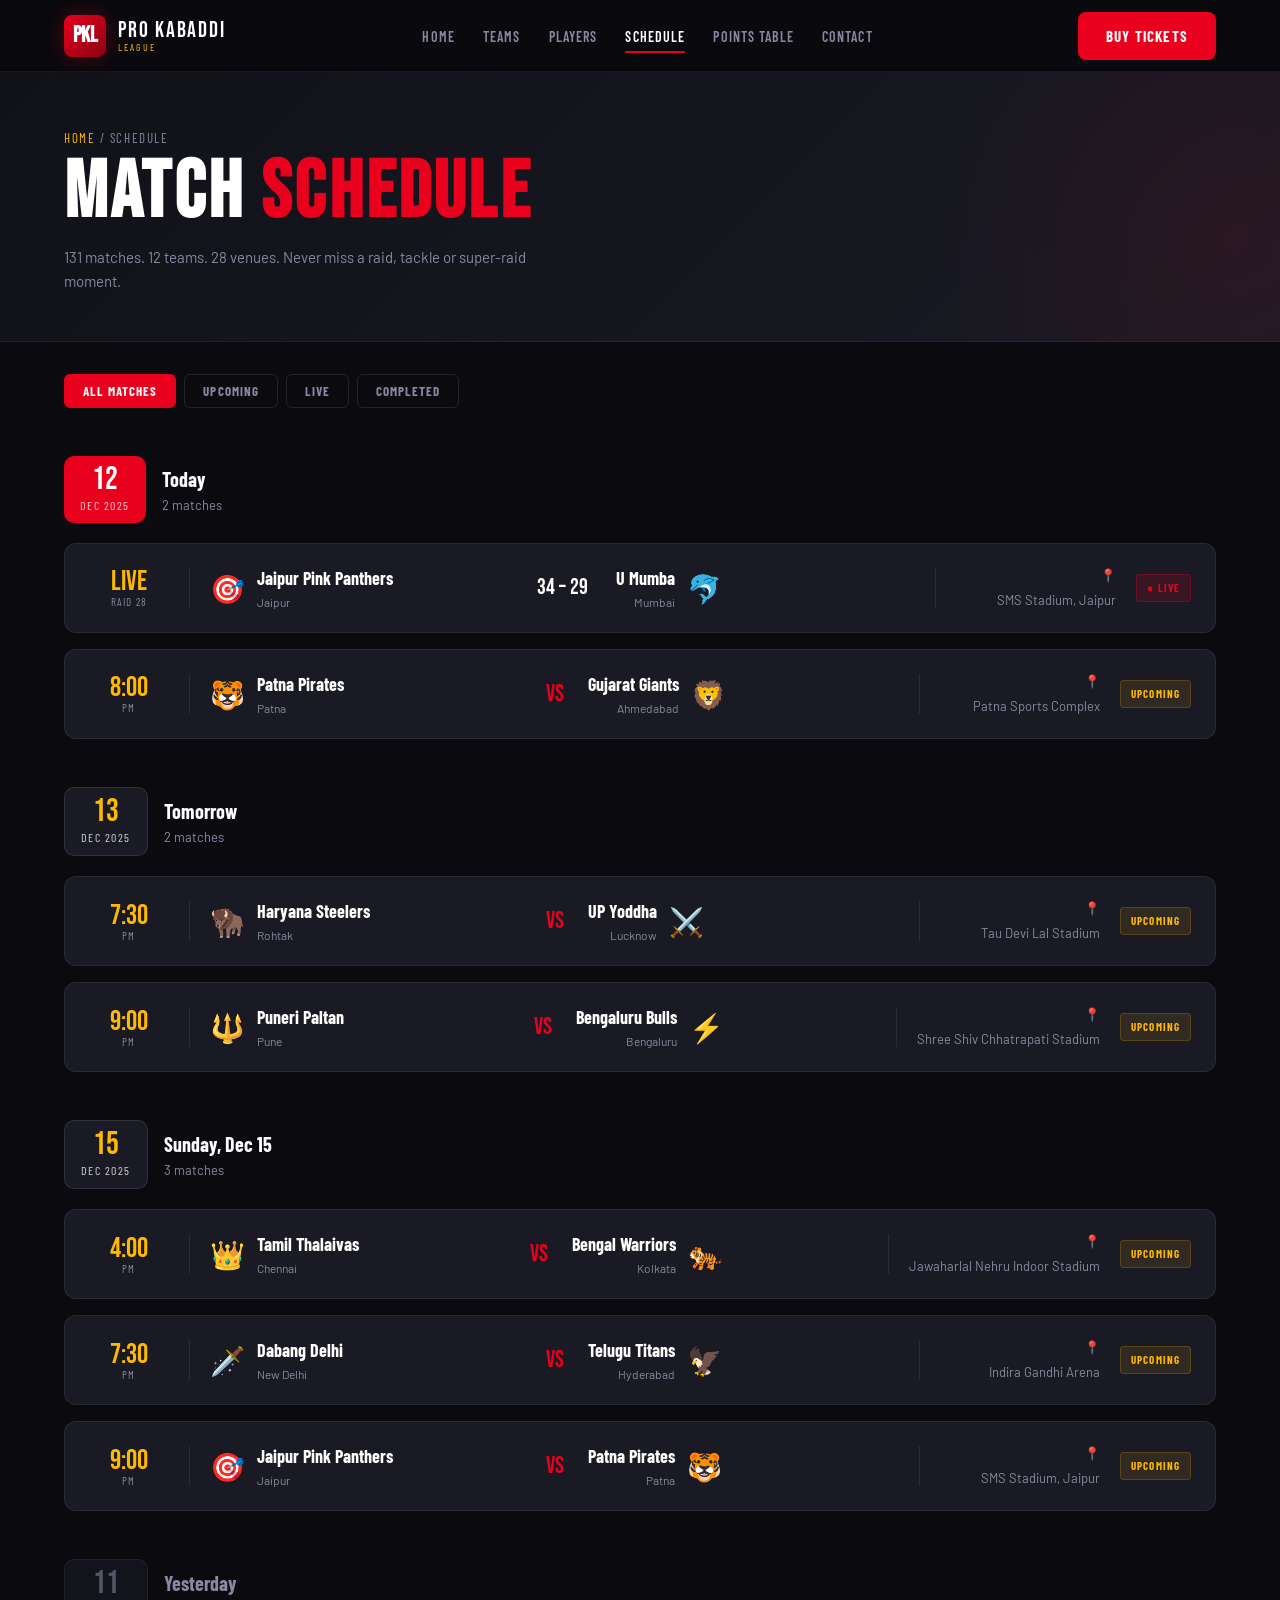
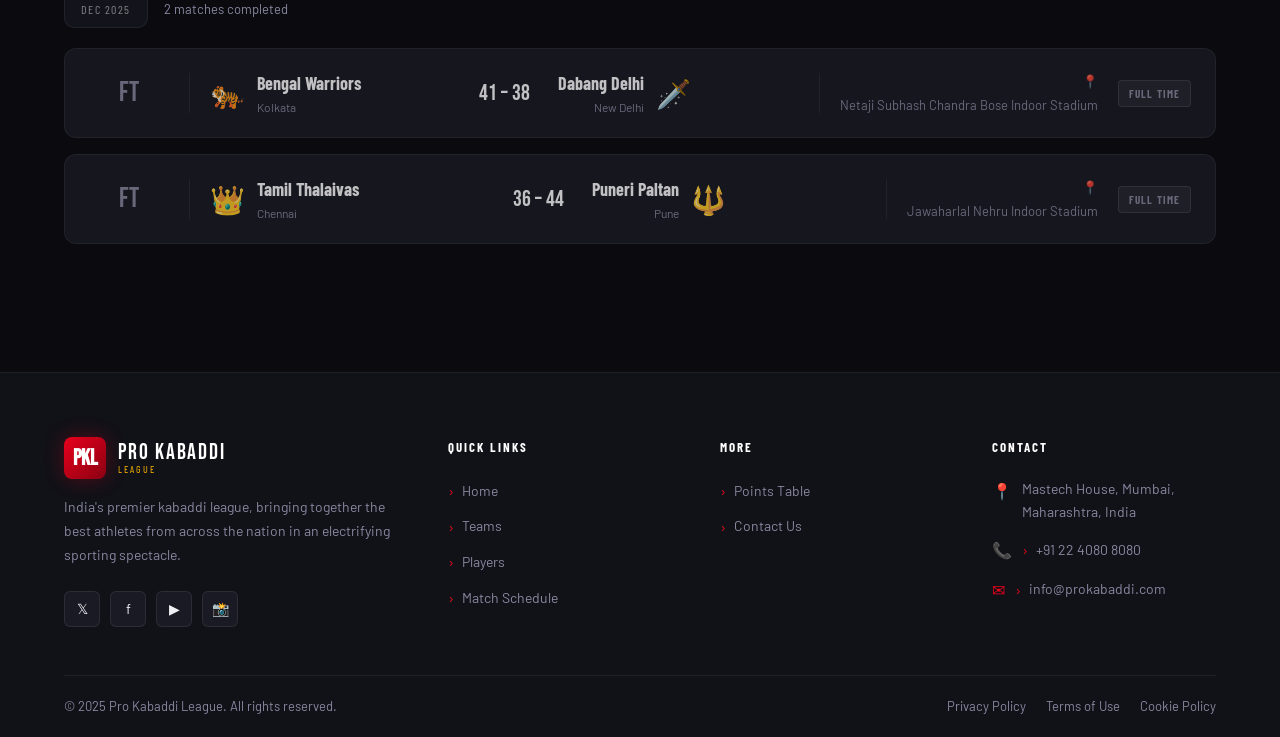
<file: schedule.html>
<!DOCTYPE html>
<html lang="en">
<head>
  <meta charset="UTF-8">
  <meta name="viewport" content="width=device-width, initial-scale=1.0">
  <title>Match Schedule – Pro Kabaddi League</title>
  <link rel="stylesheet" href="style.css">
  <style>
    .schedule-day { margin-bottom: 48px; }
    .schedule-day-header {
      display: flex;
      align-items: center;
      gap: 16px;
      margin-bottom: 20px;
    }
    .schedule-day-date {
      background: var(--red);
      border-radius: 10px;
      padding: 8px 16px;
      text-align: center;
      flex-shrink: 0;
    }
    .schedule-day-num {
      font-family: 'Bebas Neue', sans-serif;
      font-size: 32px;
      color: white;
      line-height: 1;
    }
    .schedule-day-month {
      font-family: 'Barlow Condensed', sans-serif;
      font-size: 12px;
      letter-spacing: 0.12em;
      text-transform: uppercase;
      color: rgba(255,255,255,0.8);
    }
    .schedule-day-label {
      font-family: 'Barlow Condensed', sans-serif;
      font-size: 20px;
      font-weight: 700;
      color: var(--white);
    }
    .schedule-day-count {
      font-size: 13px;
      color: var(--text-muted);
    }
    .schedule-matches { display: flex; flex-direction: column; gap: 16px; }
    .schedule-match-card {
      background: var(--dark3);
      border: 1px solid rgba(255,255,255,0.07);
      border-radius: 12px;
      padding: 20px 24px;
      display: flex;
      align-items: center;
      gap: 20px;
      transition: var(--transition);
    }
    .schedule-match-card:hover {
      border-color: rgba(255,184,0,0.2);
      box-shadow: 0 8px 32px rgba(0,0,0,0.4);
    }
    .schedule-time {
      font-family: 'Bebas Neue', sans-serif;
      font-size: 28px;
      color: var(--gold);
      flex-shrink: 0;
      width: 80px;
      text-align: center;
      line-height: 1;
    }
    .schedule-time small {
      display: block;
      font-family: 'Barlow Condensed', sans-serif;
      font-size: 11px;
      letter-spacing: 0.1em;
      color: var(--text-muted);
      text-transform: uppercase;
    }
    .schedule-divider {
      width: 1px;
      height: 40px;
      background: rgba(255,255,255,0.08);
      flex-shrink: 0;
    }
    .schedule-teams {
      flex: 1;
      display: flex;
      align-items: center;
      gap: 16px;
    }
    .schedule-team {
      flex: 1;
      display: flex;
      align-items: center;
      gap: 12px;
    }
    .schedule-team.right { justify-content: flex-end; text-align: right; flex-direction: row-reverse; }
    .schedule-team-emoji { font-size: 28px; flex-shrink: 0; }
    .schedule-team-name {
      font-family: 'Barlow Condensed', sans-serif;
      font-size: 18px;
      font-weight: 700;
      color: var(--white);
    }
    .schedule-team-city { font-size: 12px; color: var(--text-muted); }
    .schedule-vs {
      font-family: 'Bebas Neue', sans-serif;
      font-size: 24px;
      color: var(--red);
      flex-shrink: 0;
      padding: 0 8px;
    }
    .schedule-venue {
      font-size: 13px;
      color: var(--text-muted);
      flex-shrink: 0;
      text-align: right;
      min-width: 160px;
    }
    .schedule-venue-icon { margin-bottom: 4px; }
    .schedule-status {
      font-family: 'Barlow Condensed', sans-serif;
      font-size: 11px;
      font-weight: 700;
      letter-spacing: 0.1em;
      text-transform: uppercase;
      padding: 4px 10px;
      border-radius: 4px;
      flex-shrink: 0;
    }
    .status-upcoming { background: rgba(255,184,0,0.1); color: var(--gold); border: 1px solid rgba(255,184,0,0.2); }
    .status-live { background: rgba(232,0,28,0.15); color: var(--red); border: 1px solid rgba(232,0,28,0.3); animation: pulseLive 1.5s infinite; }
    .status-completed { background: rgba(255,255,255,0.06); color: var(--text-muted); border: 1px solid rgba(255,255,255,0.1); }

    .score-display {
      font-family: 'Bebas Neue', sans-serif;
      font-size: 22px;
      color: var(--white);
      padding: 0 12px;
    }

    @media (max-width: 768px) {
      .schedule-venue { display: none; }
      .schedule-match-card { flex-wrap: wrap; }
      .schedule-team-city { display: none; }
    }
  </style>
</head>
<body>
  <div class="page-wrap">

    <!-- Page Hero -->
    <section class="page-hero">
      <div class="container">
        <div class="page-hero-breadcrumb"><a href="index.html">Home</a> / Schedule</div>
        <h1 class="page-hero-title">MATCH <span>SCHEDULE</span></h1>
        <p style="color:var(--text-muted);font-size:15px;max-width:500px;margin-top:8px;">
          131 matches. 12 teams. 28 venues. Never miss a raid, tackle or super-raid moment.
        </p>
      </div>
    </section>

    <!-- Filter Tabs -->
    <section style="padding:32px 0 0;">
      <div class="container">
        <div class="filter-tabs reveal">
          <button class="filter-tab active" data-filter="all">All Matches</button>
          <button class="filter-tab" data-filter="upcoming">Upcoming</button>
          <button class="filter-tab" data-filter="live">Live</button>
          <button class="filter-tab" data-filter="completed">Completed</button>
        </div>
      </div>
    </section>

    <!-- Schedule -->
    <section class="section" style="padding-top:16px;">
      <div class="container">

        <!-- LIVE TODAY -->
        <div class="schedule-day reveal">
          <div class="schedule-day-header">
            <div class="schedule-day-date">
              <div class="schedule-day-num">12</div>
              <div class="schedule-day-month">Dec 2025</div>
            </div>
            <div>
              <div class="schedule-day-label">Today</div>
              <div class="schedule-day-count">2 matches</div>
            </div>
          </div>
          <div class="schedule-matches">

            <div class="schedule-match-card" data-status="live">
              <div class="schedule-time">LIVE<small>Raid 28</small></div>
              <div class="schedule-divider"></div>
              <div class="schedule-teams">
                <div class="schedule-team">
                  <span class="schedule-team-emoji">🎯</span>
                  <div>
                    <div class="schedule-team-name">Jaipur Pink Panthers</div>
                    <div class="schedule-team-city">Jaipur</div>
                  </div>
                </div>
                <div class="score-display">34 – 29</div>
                <div class="schedule-team right">
                  <span class="schedule-team-emoji">🐬</span>
                  <div>
                    <div class="schedule-team-name">U Mumba</div>
                    <div class="schedule-team-city">Mumbai</div>
                  </div>
                </div>
              </div>
              <div class="schedule-divider"></div>
              <div class="schedule-venue">
                <div class="schedule-venue-icon">📍</div>
                <div>SMS Stadium, Jaipur</div>
              </div>
              <span class="schedule-status status-live">● LIVE</span>
            </div>

            <div class="schedule-match-card" data-status="upcoming">
              <div class="schedule-time">8:00<small>PM</small></div>
              <div class="schedule-divider"></div>
              <div class="schedule-teams">
                <div class="schedule-team">
                  <span class="schedule-team-emoji">🐯</span>
                  <div>
                    <div class="schedule-team-name">Patna Pirates</div>
                    <div class="schedule-team-city">Patna</div>
                  </div>
                </div>
                <div class="schedule-vs">VS</div>
                <div class="schedule-team right">
                  <span class="schedule-team-emoji">🦁</span>
                  <div>
                    <div class="schedule-team-name">Gujarat Giants</div>
                    <div class="schedule-team-city">Ahmedabad</div>
                  </div>
                </div>
              </div>
              <div class="schedule-divider"></div>
              <div class="schedule-venue">
                <div class="schedule-venue-icon">📍</div>
                <div>Patna Sports Complex</div>
              </div>
              <span class="schedule-status status-upcoming">Upcoming</span>
            </div>

          </div>
        </div>

        <!-- Tomorrow -->
        <div class="schedule-day reveal">
          <div class="schedule-day-header">
            <div class="schedule-day-date" style="background:var(--dark3);border:1px solid rgba(255,255,255,0.1);">
              <div class="schedule-day-num" style="color:var(--gold);">13</div>
              <div class="schedule-day-month">Dec 2025</div>
            </div>
            <div>
              <div class="schedule-day-label">Tomorrow</div>
              <div class="schedule-day-count">2 matches</div>
            </div>
          </div>
          <div class="schedule-matches">
            <div class="schedule-match-card" data-status="upcoming">
              <div class="schedule-time">7:30<small>PM</small></div>
              <div class="schedule-divider"></div>
              <div class="schedule-teams">
                <div class="schedule-team">
                  <span class="schedule-team-emoji">🦬</span>
                  <div>
                    <div class="schedule-team-name">Haryana Steelers</div>
                    <div class="schedule-team-city">Rohtak</div>
                  </div>
                </div>
                <div class="schedule-vs">VS</div>
                <div class="schedule-team right">
                  <span class="schedule-team-emoji">⚔️</span>
                  <div>
                    <div class="schedule-team-name">UP Yoddha</div>
                    <div class="schedule-team-city">Lucknow</div>
                  </div>
                </div>
              </div>
              <div class="schedule-divider"></div>
              <div class="schedule-venue">
                <div class="schedule-venue-icon">📍</div>
                <div>Tau Devi Lal Stadium</div>
              </div>
              <span class="schedule-status status-upcoming">Upcoming</span>
            </div>

            <div class="schedule-match-card" data-status="upcoming">
              <div class="schedule-time">9:00<small>PM</small></div>
              <div class="schedule-divider"></div>
              <div class="schedule-teams">
                <div class="schedule-team">
                  <span class="schedule-team-emoji">🔱</span>
                  <div>
                    <div class="schedule-team-name">Puneri Paltan</div>
                    <div class="schedule-team-city">Pune</div>
                  </div>
                </div>
                <div class="schedule-vs">VS</div>
                <div class="schedule-team right">
                  <span class="schedule-team-emoji">⚡</span>
                  <div>
                    <div class="schedule-team-name">Bengaluru Bulls</div>
                    <div class="schedule-team-city">Bengaluru</div>
                  </div>
                </div>
              </div>
              <div class="schedule-divider"></div>
              <div class="schedule-venue">
                <div class="schedule-venue-icon">📍</div>
                <div>Shree Shiv Chhatrapati Stadium</div>
              </div>
              <span class="schedule-status status-upcoming">Upcoming</span>
            </div>
          </div>
        </div>

        <!-- Dec 15 -->
        <div class="schedule-day reveal">
          <div class="schedule-day-header">
            <div class="schedule-day-date" style="background:var(--dark3);border:1px solid rgba(255,255,255,0.1);">
              <div class="schedule-day-num" style="color:var(--gold);">15</div>
              <div class="schedule-day-month">Dec 2025</div>
            </div>
            <div>
              <div class="schedule-day-label">Sunday, Dec 15</div>
              <div class="schedule-day-count">3 matches</div>
            </div>
          </div>
          <div class="schedule-matches">
            <div class="schedule-match-card" data-status="upcoming">
              <div class="schedule-time">4:00<small>PM</small></div>
              <div class="schedule-divider"></div>
              <div class="schedule-teams">
                <div class="schedule-team">
                  <span class="schedule-team-emoji">👑</span>
                  <div><div class="schedule-team-name">Tamil Thalaivas</div><div class="schedule-team-city">Chennai</div></div>
                </div>
                <div class="schedule-vs">VS</div>
                <div class="schedule-team right">
                  <span class="schedule-team-emoji">🐅</span>
                  <div><div class="schedule-team-name">Bengal Warriors</div><div class="schedule-team-city">Kolkata</div></div>
                </div>
              </div>
              <div class="schedule-divider"></div>
              <div class="schedule-venue"><div class="schedule-venue-icon">📍</div><div>Jawaharlal Nehru Indoor Stadium</div></div>
              <span class="schedule-status status-upcoming">Upcoming</span>
            </div>

            <div class="schedule-match-card" data-status="upcoming">
              <div class="schedule-time">7:30<small>PM</small></div>
              <div class="schedule-divider"></div>
              <div class="schedule-teams">
                <div class="schedule-team">
                  <span class="schedule-team-emoji">🗡️</span>
                  <div><div class="schedule-team-name">Dabang Delhi</div><div class="schedule-team-city">New Delhi</div></div>
                </div>
                <div class="schedule-vs">VS</div>
                <div class="schedule-team right">
                  <span class="schedule-team-emoji">🦅</span>
                  <div><div class="schedule-team-name">Telugu Titans</div><div class="schedule-team-city">Hyderabad</div></div>
                </div>
              </div>
              <div class="schedule-divider"></div>
              <div class="schedule-venue"><div class="schedule-venue-icon">📍</div><div>Indira Gandhi Arena</div></div>
              <span class="schedule-status status-upcoming">Upcoming</span>
            </div>

            <div class="schedule-match-card" data-status="upcoming">
              <div class="schedule-time">9:00<small>PM</small></div>
              <div class="schedule-divider"></div>
              <div class="schedule-teams">
                <div class="schedule-team">
                  <span class="schedule-team-emoji">🎯</span>
                  <div><div class="schedule-team-name">Jaipur Pink Panthers</div><div class="schedule-team-city">Jaipur</div></div>
                </div>
                <div class="schedule-vs">VS</div>
                <div class="schedule-team right">
                  <span class="schedule-team-emoji">🐯</span>
                  <div><div class="schedule-team-name">Patna Pirates</div><div class="schedule-team-city">Patna</div></div>
                </div>
              </div>
              <div class="schedule-divider"></div>
              <div class="schedule-venue"><div class="schedule-venue-icon">📍</div><div>SMS Stadium, Jaipur</div></div>
              <span class="schedule-status status-upcoming">Upcoming</span>
            </div>
          </div>
        </div>

        <!-- Completed matches -->
        <div class="schedule-day reveal">
          <div class="schedule-day-header">
            <div class="schedule-day-date" style="background:var(--dark3);border:1px solid rgba(255,255,255,0.1);opacity:0.6;">
              <div class="schedule-day-num" style="color:var(--text-muted);">11</div>
              <div class="schedule-day-month">Dec 2025</div>
            </div>
            <div>
              <div class="schedule-day-label" style="color:var(--text-muted);">Yesterday</div>
              <div class="schedule-day-count">2 matches completed</div>
            </div>
          </div>
          <div class="schedule-matches">
            <div class="schedule-match-card" data-status="completed" style="opacity:0.75;">
              <div class="schedule-time" style="color:var(--text-muted);">FT</div>
              <div class="schedule-divider"></div>
              <div class="schedule-teams">
                <div class="schedule-team">
                  <span class="schedule-team-emoji">🐅</span>
                  <div><div class="schedule-team-name">Bengal Warriors</div><div class="schedule-team-city">Kolkata</div></div>
                </div>
                <div class="score-display">41 – 38</div>
                <div class="schedule-team right">
                  <span class="schedule-team-emoji">🗡️</span>
                  <div><div class="schedule-team-name">Dabang Delhi</div><div class="schedule-team-city">New Delhi</div></div>
                </div>
              </div>
              <div class="schedule-divider"></div>
              <div class="schedule-venue"><div class="schedule-venue-icon">📍</div><div>Netaji Subhash Chandra Bose Indoor Stadium</div></div>
              <span class="schedule-status status-completed">Full Time</span>
            </div>

            <div class="schedule-match-card" data-status="completed" style="opacity:0.75;">
              <div class="schedule-time" style="color:var(--text-muted);">FT</div>
              <div class="schedule-divider"></div>
              <div class="schedule-teams">
                <div class="schedule-team">
                  <span class="schedule-team-emoji">👑</span>
                  <div><div class="schedule-team-name">Tamil Thalaivas</div><div class="schedule-team-city">Chennai</div></div>
                </div>
                <div class="score-display">36 – 44</div>
                <div class="schedule-team right">
                  <span class="schedule-team-emoji">🔱</span>
                  <div><div class="schedule-team-name">Puneri Paltan</div><div class="schedule-team-city">Pune</div></div>
                </div>
              </div>
              <div class="schedule-divider"></div>
              <div class="schedule-venue"><div class="schedule-venue-icon">📍</div><div>Jawaharlal Nehru Indoor Stadium</div></div>
              <span class="schedule-status status-completed">Full Time</span>
            </div>
          </div>
        </div>

      </div>
    </section>

  </div>

  <script src="nav.js"></script>
  <script src="script.js"></script>
  <script>
    document.addEventListener('DOMContentLoaded', () => {
      // Filter tabs for schedule
      const tabs = document.querySelectorAll('.filter-tab');
      const matchCards = document.querySelectorAll('.schedule-match-card');

      tabs.forEach(tab => {
        tab.addEventListener('click', () => {
          tabs.forEach(t => t.classList.remove('active'));
          tab.classList.add('active');
          const filter = tab.dataset.filter;
          matchCards.forEach(card => {
            const status = card.dataset.status;
            card.style.display = (filter === 'all' || status === filter) ? '' : 'none';
          });
        });
      });
    });
  </script>
</body>
</html>
</file>
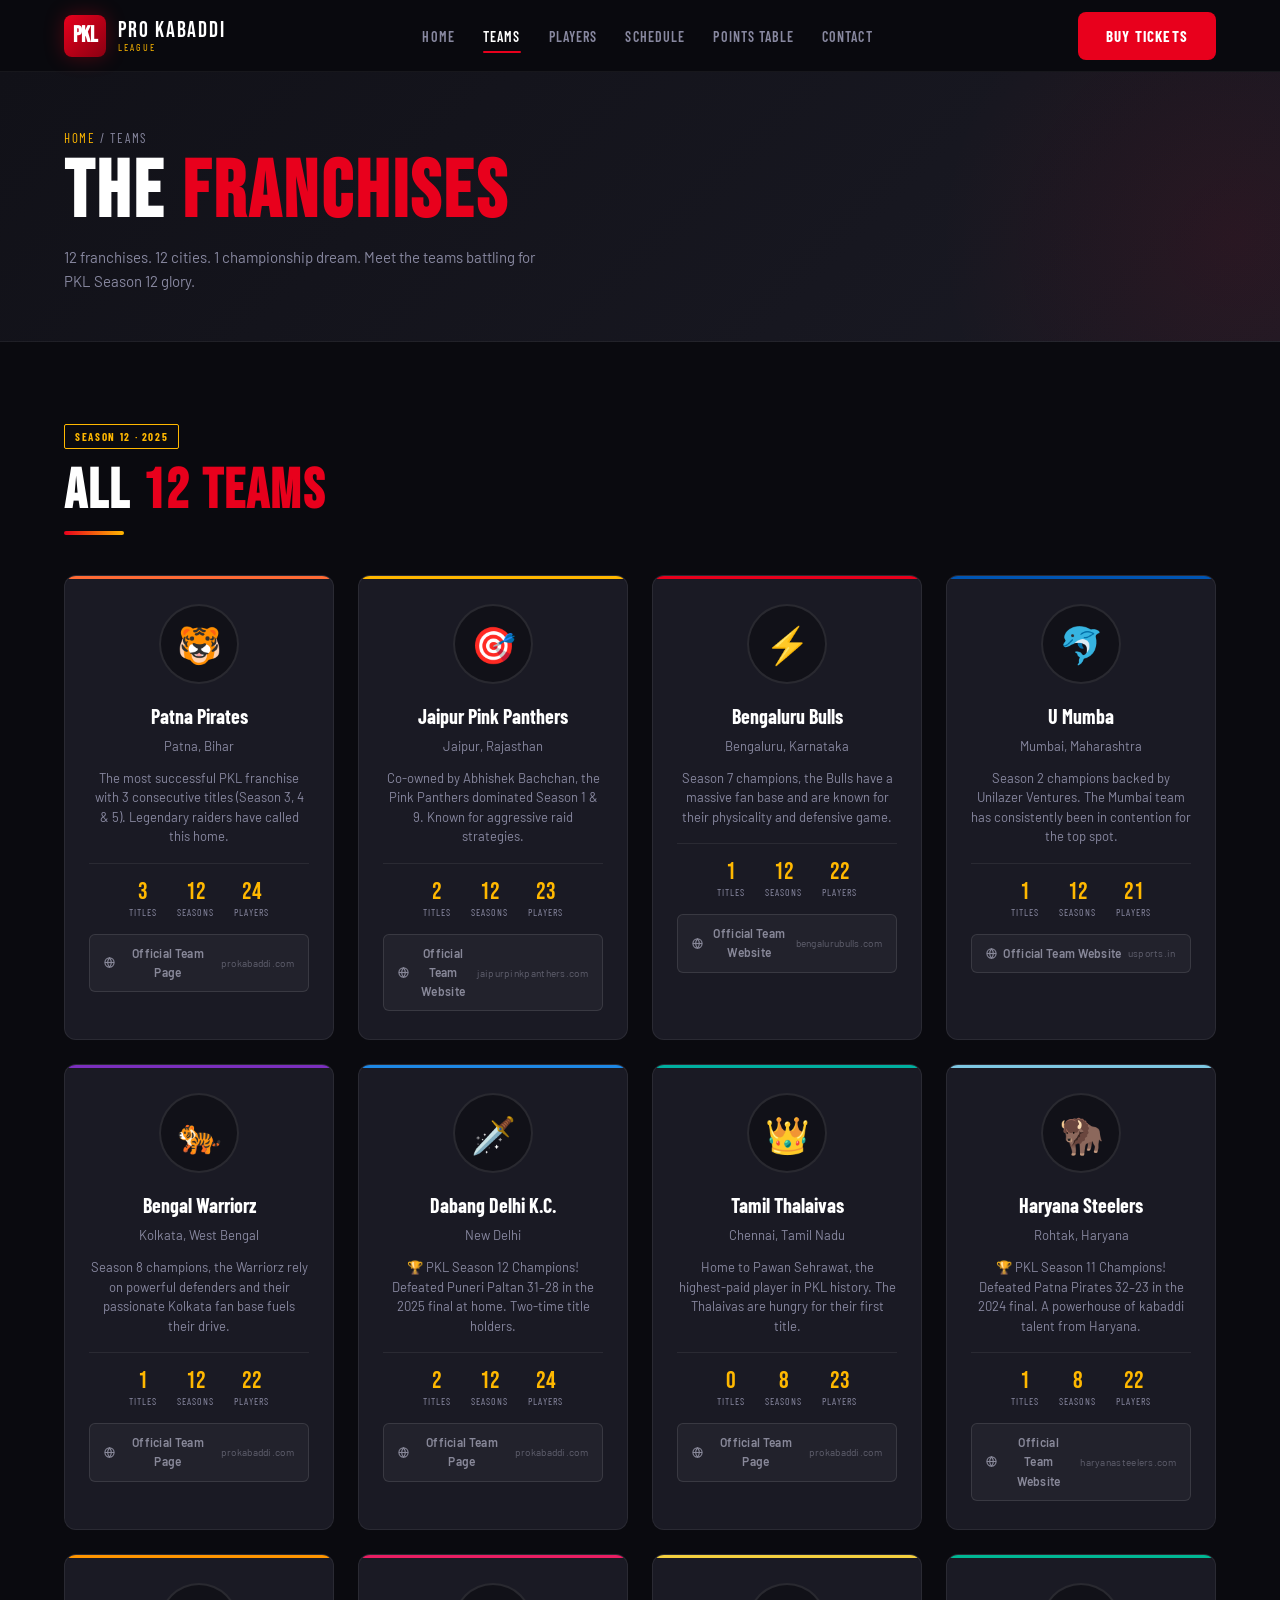
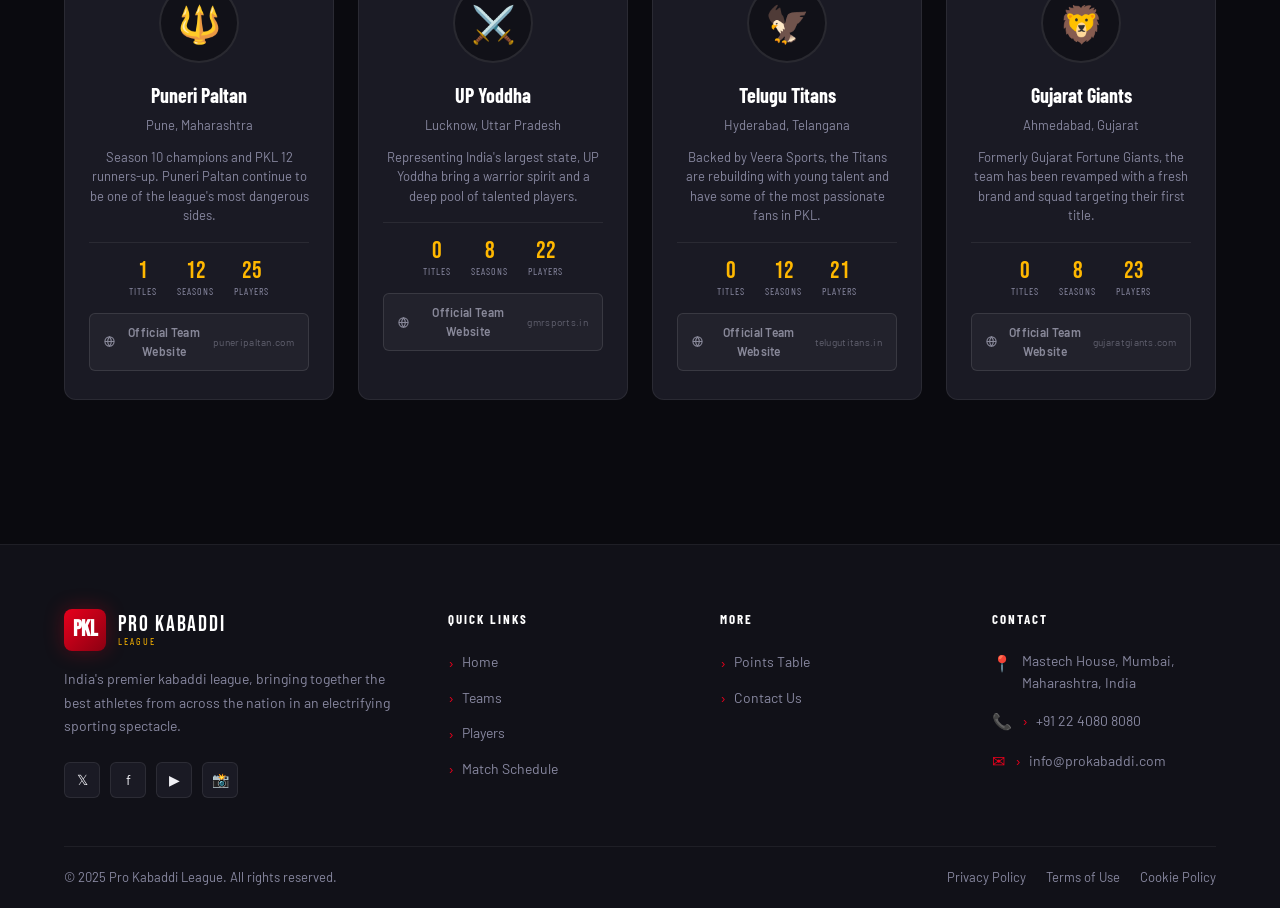
<file: teams.html>
<!DOCTYPE html>
<html lang="en">
<head>
  <meta charset="UTF-8">
  <meta name="viewport" content="width=device-width, initial-scale=1.0">
  <title>Teams – Pro Kabaddi League</title>
  <link rel="stylesheet" href="style.css">
  <style>
    .team-website-btn {
      display: flex;
      align-items: center;
      justify-content: center;
      gap: 6px;
      margin-top: 14px;
      padding: 9px 14px;
      background: rgba(255,255,255,0.04);
      border: 1px solid rgba(255,255,255,0.1);
      border-radius: 6px;
      color: #888899;
      font-size: 12px;
      font-weight: 600;
      text-decoration: none;
      letter-spacing: 0.3px;
      transition: background 0.2s, color 0.2s, border-color 0.2s;
    }
    .team-website-btn:hover {
      background: var(--team-color, #e8001c);
      border-color: var(--team-color, #e8001c);
      color: #fff;
    }
    .team-website-btn svg { width: 11px; height: 11px; flex-shrink: 0; }
    .team-website-btn .btn-domain { opacity: 0.6; font-size: 10px; font-weight: 400; }
    .team-website-btn:hover .btn-domain { opacity: 0.85; }
  </style>
</head>
<body>
  <div class="page-wrap">

    <!-- Page Hero -->
    <section class="page-hero">
      <div class="container">
        <div class="page-hero-breadcrumb"><a href="index.html">Home</a> / Teams</div>
        <h1 class="page-hero-title">THE <span>FRANCHISES</span></h1>
        <p style="color:var(--text-muted);font-size:15px;max-width:500px;margin-top:8px;">
          12 franchises. 12 cities. 1 championship dream. Meet the teams battling for PKL Season 12 glory.
        </p>
      </div>
    </section>

    <!-- Teams Grid -->
    <section class="section">
      <div class="container">
        <div style="margin-bottom:40px;" class="reveal">
          <div class="tag">Season 12 · 2025</div>
          <h2 class="section-title">ALL <span style="color:var(--red);">12 TEAMS</span></h2>
          <div class="red-line"></div>
        </div>

        <div class="grid-4" style="margin-bottom:64px;">

          <!-- Team 1: Patna Pirates -->
          <div class="team-card reveal" style="--team-color:#FF6B35;" data-delay="0">
            <div class="team-logo-wrap">🐯</div>
            <div class="team-name">Patna Pirates</div>
            <div class="team-city">Patna, Bihar</div>
            <p style="font-size:13px;color:var(--text-muted);line-height:1.5;margin-top:8px;">
              The most successful PKL franchise with 3 consecutive titles (Season 3, 4 & 5). Legendary raiders have called this home.
            </p>
            <div class="team-stat">
              <div class="team-stat-item"><div class="team-stat-val">3</div><div class="team-stat-label">Titles</div></div>
              <div class="team-stat-item"><div class="team-stat-val">12</div><div class="team-stat-label">Seasons</div></div>
              <div class="team-stat-item"><div class="team-stat-val">24</div><div class="team-stat-label">Players</div></div>
            </div>
            <a class="team-website-btn" href="https://www.prokabaddi.com/teams/patna-pirates-profile-6" target="_blank" rel="noopener">
              <svg viewBox="0 0 24 24" fill="none" stroke="currentColor" stroke-width="2.5"><circle cx="12" cy="12" r="10"/><line x1="2" y1="12" x2="22" y2="12"/><path d="M12 2a15.3 15.3 0 014 10 15.3 15.3 0 01-4 10 15.3 15.3 0 01-4-10 15.3 15.3 0 014-10z"/></svg>
              Official Team Page <span class="btn-domain">prokabaddi.com</span>
            </a>
          </div>

          <!-- Team 2: Jaipur Pink Panthers — jaipurpinkpanthers.com -->
          <div class="team-card reveal" style="--team-color:#FFB800;" data-delay="80">
            <div class="team-logo-wrap">🎯</div>
            <div class="team-name">Jaipur Pink Panthers</div>
            <div class="team-city">Jaipur, Rajasthan</div>
            <p style="font-size:13px;color:var(--text-muted);line-height:1.5;margin-top:8px;">
              Co-owned by Abhishek Bachchan, the Pink Panthers dominated Season 1 & 9. Known for aggressive raid strategies.
            </p>
            <div class="team-stat">
              <div class="team-stat-item"><div class="team-stat-val">2</div><div class="team-stat-label">Titles</div></div>
              <div class="team-stat-item"><div class="team-stat-val">12</div><div class="team-stat-label">Seasons</div></div>
              <div class="team-stat-item"><div class="team-stat-val">23</div><div class="team-stat-label">Players</div></div>
            </div>
            <a class="team-website-btn" href="https://www.jaipurpinkpanthers.com" target="_blank" rel="noopener">
              <svg viewBox="0 0 24 24" fill="none" stroke="currentColor" stroke-width="2.5"><circle cx="12" cy="12" r="10"/><line x1="2" y1="12" x2="22" y2="12"/><path d="M12 2a15.3 15.3 0 014 10 15.3 15.3 0 01-4 10 15.3 15.3 0 01-4-10 15.3 15.3 0 014-10z"/></svg>
              Official Team Website <span class="btn-domain">jaipurpinkpanthers.com</span>
            </a>
          </div>

          <!-- Team 3: Bengaluru Bulls — bengalurubulls.com -->
          <div class="team-card reveal" style="--team-color:#E8001C;" data-delay="160">
            <div class="team-logo-wrap">⚡</div>
            <div class="team-name">Bengaluru Bulls</div>
            <div class="team-city">Bengaluru, Karnataka</div>
            <p style="font-size:13px;color:var(--text-muted);line-height:1.5;margin-top:8px;">
              Season 7 champions, the Bulls have a massive fan base and are known for their physicality and defensive game.
            </p>
            <div class="team-stat">
              <div class="team-stat-item"><div class="team-stat-val">1</div><div class="team-stat-label">Titles</div></div>
              <div class="team-stat-item"><div class="team-stat-val">12</div><div class="team-stat-label">Seasons</div></div>
              <div class="team-stat-item"><div class="team-stat-val">22</div><div class="team-stat-label">Players</div></div>
            </div>
            <a class="team-website-btn" href="https://www.bengalurubulls.com" target="_blank" rel="noopener">
              <svg viewBox="0 0 24 24" fill="none" stroke="currentColor" stroke-width="2.5"><circle cx="12" cy="12" r="10"/><line x1="2" y1="12" x2="22" y2="12"/><path d="M12 2a15.3 15.3 0 014 10 15.3 15.3 0 01-4 10 15.3 15.3 0 01-4-10 15.3 15.3 0 014-10z"/></svg>
              Official Team Website <span class="btn-domain">bengalurubulls.com</span>
            </a>
          </div>

          <!-- Team 4: U Mumba — usports.in -->
          <div class="team-card reveal" style="--team-color:#0055B3;" data-delay="240">
            <div class="team-logo-wrap">🐬</div>
            <div class="team-name">U Mumba</div>
            <div class="team-city">Mumbai, Maharashtra</div>
            <p style="font-size:13px;color:var(--text-muted);line-height:1.5;margin-top:8px;">
              Season 2 champions backed by Unilazer Ventures. The Mumbai team has consistently been in contention for the top spot.
            </p>
            <div class="team-stat">
              <div class="team-stat-item"><div class="team-stat-val">1</div><div class="team-stat-label">Titles</div></div>
              <div class="team-stat-item"><div class="team-stat-val">12</div><div class="team-stat-label">Seasons</div></div>
              <div class="team-stat-item"><div class="team-stat-val">21</div><div class="team-stat-label">Players</div></div>
            </div>
            <a class="team-website-btn" href="https://www.usports.in" target="_blank" rel="noopener">
              <svg viewBox="0 0 24 24" fill="none" stroke="currentColor" stroke-width="2.5"><circle cx="12" cy="12" r="10"/><line x1="2" y1="12" x2="22" y2="12"/><path d="M12 2a15.3 15.3 0 014 10 15.3 15.3 0 01-4 10 15.3 15.3 0 01-4-10 15.3 15.3 0 014-10z"/></svg>
              Official Team Website <span class="btn-domain">usports.in</span>
            </a>
          </div>

          <!-- Team 5: Bengal Warriorz -->
          <div class="team-card reveal" style="--team-color:#7B2FBE;" data-delay="0">
            <div class="team-logo-wrap">🐅</div>
            <div class="team-name">Bengal Warriorz</div>
            <div class="team-city">Kolkata, West Bengal</div>
            <p style="font-size:13px;color:var(--text-muted);line-height:1.5;margin-top:8px;">
              Season 8 champions, the Warriorz rely on powerful defenders and their passionate Kolkata fan base fuels their drive.
            </p>
            <div class="team-stat">
              <div class="team-stat-item"><div class="team-stat-val">1</div><div class="team-stat-label">Titles</div></div>
              <div class="team-stat-item"><div class="team-stat-val">12</div><div class="team-stat-label">Seasons</div></div>
              <div class="team-stat-item"><div class="team-stat-val">22</div><div class="team-stat-label">Players</div></div>
            </div>
            <a class="team-website-btn" href="https://www.prokabaddi.com/teams/bengal-warriorz-profile-4" target="_blank" rel="noopener">
              <svg viewBox="0 0 24 24" fill="none" stroke="currentColor" stroke-width="2.5"><circle cx="12" cy="12" r="10"/><line x1="2" y1="12" x2="22" y2="12"/><path d="M12 2a15.3 15.3 0 014 10 15.3 15.3 0 01-4 10 15.3 15.3 0 01-4-10 15.3 15.3 0 014-10z"/></svg>
              Official Team Page <span class="btn-domain">prokabaddi.com</span>
            </a>
          </div>

          <!-- Team 6: Dabang Delhi K.C. — PKL 12 Champions -->
          <div class="team-card reveal" style="--team-color:#1E88E5;" data-delay="80">
            <div class="team-logo-wrap">🗡️</div>
            <div class="team-name">Dabang Delhi K.C.</div>
            <div class="team-city">New Delhi</div>
            <p style="font-size:13px;color:var(--text-muted);line-height:1.5;margin-top:8px;">
              🏆 PKL Season 12 Champions! Defeated Puneri Paltan 31–28 in the 2025 final at home. Two-time title holders.
            </p>
            <div class="team-stat">
              <div class="team-stat-item"><div class="team-stat-val">2</div><div class="team-stat-label">Titles</div></div>
              <div class="team-stat-item"><div class="team-stat-val">12</div><div class="team-stat-label">Seasons</div></div>
              <div class="team-stat-item"><div class="team-stat-val">24</div><div class="team-stat-label">Players</div></div>
            </div>
            <a class="team-website-btn" href="https://www.prokabaddi.com/teams/dabang-delhi-kc-profile-2" target="_blank" rel="noopener">
              <svg viewBox="0 0 24 24" fill="none" stroke="currentColor" stroke-width="2.5"><circle cx="12" cy="12" r="10"/><line x1="2" y1="12" x2="22" y2="12"/><path d="M12 2a15.3 15.3 0 014 10 15.3 15.3 0 01-4 10 15.3 15.3 0 01-4-10 15.3 15.3 0 014-10z"/></svg>
              Official Team Page <span class="btn-domain">prokabaddi.com</span>
            </a>
          </div>

          <!-- Team 7: Tamil Thalaivas -->
          <div class="team-card reveal" style="--team-color:#00B0A0;" data-delay="160">
            <div class="team-logo-wrap">👑</div>
            <div class="team-name">Tamil Thalaivas</div>
            <div class="team-city">Chennai, Tamil Nadu</div>
            <p style="font-size:13px;color:var(--text-muted);line-height:1.5;margin-top:8px;">
              Home to Pawan Sehrawat, the highest-paid player in PKL history. The Thalaivas are hungry for their first title.
            </p>
            <div class="team-stat">
              <div class="team-stat-item"><div class="team-stat-val">0</div><div class="team-stat-label">Titles</div></div>
              <div class="team-stat-item"><div class="team-stat-val">8</div><div class="team-stat-label">Seasons</div></div>
              <div class="team-stat-item"><div class="team-stat-val">23</div><div class="team-stat-label">Players</div></div>
            </div>
            <a class="team-website-btn" href="https://www.prokabaddi.com/teams/tamil-thalaivas-profile-29" target="_blank" rel="noopener">
              <svg viewBox="0 0 24 24" fill="none" stroke="currentColor" stroke-width="2.5"><circle cx="12" cy="12" r="10"/><line x1="2" y1="12" x2="22" y2="12"/><path d="M12 2a15.3 15.3 0 014 10 15.3 15.3 0 01-4 10 15.3 15.3 0 01-4-10 15.3 15.3 0 014-10z"/></svg>
              Official Team Page <span class="btn-domain">prokabaddi.com</span>
            </a>
          </div>

          <!-- Team 8: Haryana Steelers — haryanasteelers.com — PKL 11 Champions -->
          <div class="team-card reveal" style="--team-color:#7EC8E3;" data-delay="240">
            <div class="team-logo-wrap">🦬</div>
            <div class="team-name">Haryana Steelers</div>
            <div class="team-city">Rohtak, Haryana</div>
            <p style="font-size:13px;color:var(--text-muted);line-height:1.5;margin-top:8px;">
              🏆 PKL Season 11 Champions! Defeated Patna Pirates 32–23 in the 2024 final. A powerhouse of kabaddi talent from Haryana.
            </p>
            <div class="team-stat">
              <div class="team-stat-item"><div class="team-stat-val">1</div><div class="team-stat-label">Titles</div></div>
              <div class="team-stat-item"><div class="team-stat-val">8</div><div class="team-stat-label">Seasons</div></div>
              <div class="team-stat-item"><div class="team-stat-val">22</div><div class="team-stat-label">Players</div></div>
            </div>
            <a class="team-website-btn" href="https://www.haryanasteelers.com" target="_blank" rel="noopener">
              <svg viewBox="0 0 24 24" fill="none" stroke="currentColor" stroke-width="2.5"><circle cx="12" cy="12" r="10"/><line x1="2" y1="12" x2="22" y2="12"/><path d="M12 2a15.3 15.3 0 014 10 15.3 15.3 0 01-4 10 15.3 15.3 0 01-4-10 15.3 15.3 0 014-10z"/></svg>
              Official Team Website <span class="btn-domain">haryanasteelers.com</span>
            </a>
          </div>

          <!-- Team 9: Puneri Paltan — puneripaltan.com -->
          <div class="team-card reveal" style="--team-color:#FF9500;" data-delay="0">
            <div class="team-logo-wrap">🔱</div>
            <div class="team-name">Puneri Paltan</div>
            <div class="team-city">Pune, Maharashtra</div>
            <p style="font-size:13px;color:var(--text-muted);line-height:1.5;margin-top:8px;">
              Season 10 champions and PKL 12 runners-up. Puneri Paltan continue to be one of the league's most dangerous sides.
            </p>
            <div class="team-stat">
              <div class="team-stat-item"><div class="team-stat-val">1</div><div class="team-stat-label">Titles</div></div>
              <div class="team-stat-item"><div class="team-stat-val">12</div><div class="team-stat-label">Seasons</div></div>
              <div class="team-stat-item"><div class="team-stat-val">25</div><div class="team-stat-label">Players</div></div>
            </div>
            <a class="team-website-btn" href="https://www.puneripaltan.com" target="_blank" rel="noopener">
              <svg viewBox="0 0 24 24" fill="none" stroke="currentColor" stroke-width="2.5"><circle cx="12" cy="12" r="10"/><line x1="2" y1="12" x2="22" y2="12"/><path d="M12 2a15.3 15.3 0 014 10 15.3 15.3 0 01-4 10 15.3 15.3 0 01-4-10 15.3 15.3 0 014-10z"/></svg>
              Official Team Website <span class="btn-domain">puneripaltan.com</span>
            </a>
          </div>

          <!-- Team 10: UP Yoddha — gmrsports.in/up-yoddhas -->
          <div class="team-card reveal" style="--team-color:#E91E63;" data-delay="80">
            <div class="team-logo-wrap">⚔️</div>
            <div class="team-name">UP Yoddha</div>
            <div class="team-city">Lucknow, Uttar Pradesh</div>
            <p style="font-size:13px;color:var(--text-muted);line-height:1.5;margin-top:8px;">
              Representing India's largest state, UP Yoddha bring a warrior spirit and a deep pool of talented players.
            </p>
            <div class="team-stat">
              <div class="team-stat-item"><div class="team-stat-val">0</div><div class="team-stat-label">Titles</div></div>
              <div class="team-stat-item"><div class="team-stat-val">8</div><div class="team-stat-label">Seasons</div></div>
              <div class="team-stat-item"><div class="team-stat-val">22</div><div class="team-stat-label">Players</div></div>
            </div>
            <a class="team-website-btn" href="https://www.gmrsports.in/up-yoddhas" target="_blank" rel="noopener">
              <svg viewBox="0 0 24 24" fill="none" stroke="currentColor" stroke-width="2.5"><circle cx="12" cy="12" r="10"/><line x1="2" y1="12" x2="22" y2="12"/><path d="M12 2a15.3 15.3 0 014 10 15.3 15.3 0 01-4 10 15.3 15.3 0 01-4-10 15.3 15.3 0 014-10z"/></svg>
              Official Team Website <span class="btn-domain">gmrsports.in</span>
            </a>
          </div>

          <!-- Team 11: Telugu Titans — telugutitans.in -->
          <div class="team-card reveal" style="--team-color:#F4D03F;" data-delay="160">
            <div class="team-logo-wrap">🦅</div>
            <div class="team-name">Telugu Titans</div>
            <div class="team-city">Hyderabad, Telangana</div>
            <p style="font-size:13px;color:var(--text-muted);line-height:1.5;margin-top:8px;">
              Backed by Veera Sports, the Titans are rebuilding with young talent and have some of the most passionate fans in PKL.
            </p>
            <div class="team-stat">
              <div class="team-stat-item"><div class="team-stat-val">0</div><div class="team-stat-label">Titles</div></div>
              <div class="team-stat-item"><div class="team-stat-val">12</div><div class="team-stat-label">Seasons</div></div>
              <div class="team-stat-item"><div class="team-stat-val">21</div><div class="team-stat-label">Players</div></div>
            </div>
            <a class="team-website-btn" href="https://www.telugutitans.in" target="_blank" rel="noopener">
              <svg viewBox="0 0 24 24" fill="none" stroke="currentColor" stroke-width="2.5"><circle cx="12" cy="12" r="10"/><line x1="2" y1="12" x2="22" y2="12"/><path d="M12 2a15.3 15.3 0 014 10 15.3 15.3 0 01-4 10 15.3 15.3 0 01-4-10 15.3 15.3 0 014-10z"/></svg>
              Official Team Website <span class="btn-domain">telugutitans.in</span>
            </a>
          </div>

          <!-- Team 12: Gujarat Giants — gujaratgiants.com -->
          <div class="team-card reveal" style="--team-color:#00B894;" data-delay="240">
            <div class="team-logo-wrap">🦁</div>
            <div class="team-name">Gujarat Giants</div>
            <div class="team-city">Ahmedabad, Gujarat</div>
            <p style="font-size:13px;color:var(--text-muted);line-height:1.5;margin-top:8px;">
              Formerly Gujarat Fortune Giants, the team has been revamped with a fresh brand and squad targeting their first title.
            </p>
            <div class="team-stat">
              <div class="team-stat-item"><div class="team-stat-val">0</div><div class="team-stat-label">Titles</div></div>
              <div class="team-stat-item"><div class="team-stat-val">8</div><div class="team-stat-label">Seasons</div></div>
              <div class="team-stat-item"><div class="team-stat-val">23</div><div class="team-stat-label">Players</div></div>
            </div>
            <a class="team-website-btn" href="https://www.gujaratgiants.com/pro-kabaddi" target="_blank" rel="noopener">
              <svg viewBox="0 0 24 24" fill="none" stroke="currentColor" stroke-width="2.5"><circle cx="12" cy="12" r="10"/><line x1="2" y1="12" x2="22" y2="12"/><path d="M12 2a15.3 15.3 0 014 10 15.3 15.3 0 01-4 10 15.3 15.3 0 01-4-10 15.3 15.3 0 014-10z"/></svg>
              Official Team Website <span class="btn-domain">gujaratgiants.com</span>
            </a>
          </div>

        </div><!-- /grid-4 -->
      </div>
    </section>

  </div><!-- /page-wrap -->

  <script src="nav.js"></script>
  <script src="script.js"></script>
</body>
</html>
</file>
<file: style.css>
/* =========================================
   PRO KABADDI LEAGUE - Main Stylesheet
   Design: Bold Sports-Editorial Aesthetic
   ========================================= */

@import url('https://fonts.googleapis.com/css2?family=Bebas+Neue&family=Barlow+Condensed:wght@400;600;700;900&family=Barlow:wght@300;400;500;600&display=swap');

/* ---- CSS Variables ---- */
:root {
  --red: #E8001C;
  --gold: #FFB800;
  --dark: #0A0A0F;
  --dark2: #111118;
  --dark3: #1A1A24;
  --mid: #252535;
  --light-mid: #3A3A50;
  --text: #F0F0F5;
  --text-muted: #8888A0;
  --white: #FFFFFF;
  --nav-h: 72px;
  --radius: 8px;
  --transition: 0.3s cubic-bezier(0.4, 0, 0.2, 1);
}

/* ---- Reset & Base ---- */
*, *::before, *::after { box-sizing: border-box; margin: 0; padding: 0; }

html { scroll-behavior: smooth; }

body {
  font-family: 'Barlow', sans-serif;
  background: var(--dark);
  color: var(--text);
  line-height: 1.6;
  overflow-x: hidden;
}

a { color: inherit; text-decoration: none; }
img { max-width: 100%; display: block; }
ul { list-style: none; }

/* ---- Typography ---- */
.display-font { font-family: 'Bebas Neue', sans-serif; letter-spacing: 0.05em; }
.condensed { font-family: 'Barlow Condensed', sans-serif; }

h1, h2, h3, h4 { font-family: 'Barlow Condensed', sans-serif; font-weight: 700; line-height: 1.1; }

/* ---- Utility ---- */
.container { max-width: 1200px; margin: 0 auto; padding: 0 24px; }
.section { padding: 80px 0; }
.section-sm { padding: 48px 0; }

.tag {
  display: inline-block;
  font-family: 'Barlow Condensed', sans-serif;
  font-weight: 700;
  font-size: 11px;
  letter-spacing: 0.15em;
  text-transform: uppercase;
  color: var(--gold);
  border: 1px solid var(--gold);
  padding: 3px 10px;
  border-radius: 2px;
  margin-bottom: 12px;
}

.section-title {
  font-size: clamp(36px, 5vw, 56px);
  font-family: 'Bebas Neue', sans-serif;
  letter-spacing: 0.04em;
  margin-bottom: 8px;
  color: var(--white);
}

.section-sub {
  font-size: 15px;
  color: var(--text-muted);
  margin-bottom: 48px;
  font-weight: 300;
}

.red-line {
  width: 60px;
  height: 4px;
  background: linear-gradient(90deg, var(--red), var(--gold));
  margin-bottom: 24px;
  border-radius: 2px;
}

/* ---- Buttons ---- */
.btn {
  display: inline-flex;
  align-items: center;
  gap: 8px;
  padding: 12px 28px;
  font-family: 'Barlow Condensed', sans-serif;
  font-weight: 700;
  font-size: 15px;
  letter-spacing: 0.08em;
  text-transform: uppercase;
  border: none;
  border-radius: var(--radius);
  cursor: pointer;
  transition: var(--transition);
  position: relative;
  overflow: hidden;
}

.btn-primary {
  background: var(--red);
  color: var(--white);
}
.btn-primary:hover { background: #c8001a; transform: translateY(-2px); box-shadow: 0 8px 24px rgba(232,0,28,0.4); }

.btn-outline {
  background: transparent;
  color: var(--white);
  border: 2px solid rgba(255,255,255,0.3);
}
.btn-outline:hover { border-color: var(--gold); color: var(--gold); transform: translateY(-2px); }

.btn-gold {
  background: var(--gold);
  color: var(--dark);
}
.btn-gold:hover { background: #e0a200; transform: translateY(-2px); box-shadow: 0 8px 24px rgba(255,184,0,0.35); }

/* ---- Navbar ---- */
.navbar {
  position: fixed;
  top: 0; left: 0; right: 0;
  height: var(--nav-h);
  background: rgba(10,10,15,0.92);
  backdrop-filter: blur(16px);
  -webkit-backdrop-filter: blur(16px);
  border-bottom: 1px solid rgba(255,255,255,0.06);
  z-index: 1000;
  transition: var(--transition);
}

.nav-inner {
  display: flex;
  align-items: center;
  justify-content: space-between;
  height: 100%;
}

.nav-logo {
  display: flex;
  align-items: center;
  gap: 12px;
}

.nav-logo-icon {
  width: 42px;
  height: 42px;
  background: linear-gradient(135deg, var(--red), #8B0012);
  border-radius: 8px;
  display: flex;
  align-items: center;
  justify-content: center;
  font-size: 22px;
  font-weight: 900;
  font-family: 'Bebas Neue', sans-serif;
  color: white;
  box-shadow: 0 0 20px rgba(232,0,28,0.3);
  flex-shrink: 0;
}

.nav-logo-text { display: flex; flex-direction: column; line-height: 1; }
.nav-logo-main {
  font-family: 'Bebas Neue', sans-serif;
  font-size: 22px;
  letter-spacing: 0.08em;
  color: var(--white);
}
.nav-logo-sub {
  font-family: 'Barlow Condensed', sans-serif;
  font-size: 10px;
  letter-spacing: 0.2em;
  text-transform: uppercase;
  color: var(--gold);
}

.nav-links {
  display: flex;
  align-items: center;
  gap: 4px;
}

.nav-links a {
  font-family: 'Barlow Condensed', sans-serif;
  font-weight: 600;
  font-size: 14px;
  letter-spacing: 0.08em;
  text-transform: uppercase;
  color: var(--text-muted);
  padding: 6px 12px;
  border-radius: 4px;
  transition: var(--transition);
  position: relative;
}

.nav-links a::after {
  content: '';
  position: absolute;
  bottom: -2px; left: 12px; right: 12px;
  height: 2px;
  background: var(--red);
  transform: scaleX(0);
  transition: var(--transition);
  border-radius: 2px;
}

.nav-links a:hover, .nav-links a.active {
  color: var(--white);
}
.nav-links a:hover::after, .nav-links a.active::after { transform: scaleX(1); }

.nav-cta { margin-left: 8px; }

/* Hamburger */
.hamburger {
  display: none;
  flex-direction: column;
  gap: 5px;
  cursor: pointer;
  padding: 6px;
  background: none;
  border: none;
}
.hamburger span {
  display: block;
  width: 24px;
  height: 2px;
  background: var(--white);
  border-radius: 2px;
  transition: var(--transition);
}
.hamburger.open span:nth-child(1) { transform: translateY(7px) rotate(45deg); }
.hamburger.open span:nth-child(2) { opacity: 0; }
.hamburger.open span:nth-child(3) { transform: translateY(-7px) rotate(-45deg); }

/* Mobile Nav */
.mobile-menu {
  display: none;
  position: fixed;
  top: var(--nav-h);
  left: 0; right: 0;
  background: var(--dark2);
  border-bottom: 1px solid rgba(255,255,255,0.08);
  padding: 16px 24px;
  z-index: 999;
  flex-direction: column;
  gap: 4px;
}

.mobile-menu.open { display: flex; }

.mobile-menu a {
  font-family: 'Barlow Condensed', sans-serif;
  font-weight: 700;
  font-size: 16px;
  letter-spacing: 0.1em;
  text-transform: uppercase;
  color: var(--text-muted);
  padding: 10px 12px;
  border-radius: 4px;
  transition: var(--transition);
}
.mobile-menu a:hover { color: var(--white); background: var(--dark3); }

/* ---- Page Wrapper ---- */
.page-wrap {
  padding-top: var(--nav-h);
  min-height: 100vh;
}

/* ---- Page Hero ---- */
.page-hero {
  background: linear-gradient(135deg, var(--dark2) 0%, var(--dark3) 100%);
  border-bottom: 1px solid rgba(255,255,255,0.06);
  padding: 56px 0 48px;
  position: relative;
  overflow: hidden;
}

.page-hero::before {
  content: '';
  position: absolute;
  top: -50%; right: -20%;
  width: 600px; height: 600px;
  background: radial-gradient(circle, rgba(232,0,28,0.08) 0%, transparent 70%);
  pointer-events: none;
}

.page-hero-title {
  font-family: 'Bebas Neue', sans-serif;
  font-size: clamp(48px, 8vw, 80px);
  letter-spacing: 0.04em;
  color: var(--white);
  margin-bottom: 8px;
}

.page-hero-title span { color: var(--red); }

.page-hero-breadcrumb {
  font-family: 'Barlow Condensed', sans-serif;
  font-size: 13px;
  letter-spacing: 0.12em;
  text-transform: uppercase;
  color: var(--text-muted);
}
.page-hero-breadcrumb a { color: var(--gold); }
.page-hero-breadcrumb a:hover { color: var(--white); }

/* ---- Cards ---- */
.card {
  background: var(--dark3);
  border: 1px solid rgba(255,255,255,0.07);
  border-radius: 12px;
  overflow: hidden;
  transition: var(--transition);
}
.card:hover {
  transform: translateY(-6px);
  border-color: rgba(255,184,0,0.2);
  box-shadow: 0 20px 60px rgba(0,0,0,0.4);
}

/* ---- News Cards ---- */
.news-card .card-img {
  width: 100%;
  aspect-ratio: 16/9;
  object-fit: cover;
  transition: transform 0.5s ease;
}
.news-card:hover .card-img { transform: scale(1.04); }

.news-card .card-img-wrap { overflow: hidden; }

.news-card .card-body { padding: 20px; }

.news-card .card-category {
  font-family: 'Barlow Condensed', sans-serif;
  font-size: 11px;
  font-weight: 700;
  letter-spacing: 0.15em;
  text-transform: uppercase;
  color: var(--red);
  margin-bottom: 8px;
}

.news-card .card-title {
  font-size: 18px;
  font-weight: 700;
  color: var(--white);
  margin-bottom: 10px;
  line-height: 1.3;
}

.news-card .card-excerpt {
  font-size: 14px;
  color: var(--text-muted);
  margin-bottom: 16px;
  line-height: 1.6;
}

.news-card .card-meta {
  display: flex;
  align-items: center;
  gap: 12px;
  font-size: 12px;
  color: var(--text-muted);
  font-family: 'Barlow Condensed', sans-serif;
  letter-spacing: 0.05em;
}

/* ---- Grid Layouts ---- */
.grid-3 { display: grid; grid-template-columns: repeat(3, 1fr); gap: 24px; }
.grid-4 { display: grid; grid-template-columns: repeat(4, 1fr); gap: 24px; }
.grid-2 { display: grid; grid-template-columns: repeat(2, 1fr); gap: 24px; }

/* ---- Team Card ---- */
.team-card {
  background: var(--dark3);
  border: 1px solid rgba(255,255,255,0.07);
  border-radius: 12px;
  padding: 28px 24px;
  text-align: center;
  transition: var(--transition);
  position: relative;
  overflow: hidden;
}

.team-card::before {
  content: '';
  position: absolute;
  top: 0; left: 0; right: 0;
  height: 3px;
  background: var(--team-color, var(--red));
}

.team-card:hover {
  transform: translateY(-6px);
  border-color: rgba(255,255,255,0.15);
  box-shadow: 0 24px 64px rgba(0,0,0,0.5);
}

.team-logo-wrap {
  width: 80px; height: 80px;
  border-radius: 50%;
  background: var(--dark2);
  border: 2px solid rgba(255,255,255,0.1);
  display: flex;
  align-items: center;
  justify-content: center;
  margin: 0 auto 16px;
  font-size: 36px;
  overflow: hidden;
}

.team-name {
  font-family: 'Barlow Condensed', sans-serif;
  font-size: 20px;
  font-weight: 700;
  color: var(--white);
  margin-bottom: 4px;
}

.team-city {
  font-size: 13px;
  color: var(--text-muted);
  margin-bottom: 12px;
}

.team-stat {
  display: flex;
  justify-content: center;
  gap: 20px;
  margin-top: 16px;
  padding-top: 16px;
  border-top: 1px solid rgba(255,255,255,0.07);
}

.team-stat-item { text-align: center; }
.team-stat-val {
  font-family: 'Bebas Neue', sans-serif;
  font-size: 24px;
  color: var(--gold);
  line-height: 1;
}
.team-stat-label {
  font-family: 'Barlow Condensed', sans-serif;
  font-size: 10px;
  letter-spacing: 0.1em;
  text-transform: uppercase;
  color: var(--text-muted);
}

/* ---- Player Card ---- */
.player-card {
  background: var(--dark3);
  border: 1px solid rgba(255,255,255,0.07);
  border-radius: 12px;
  overflow: hidden;
  transition: var(--transition);
  cursor: pointer;
}

.player-card:hover {
  transform: translateY(-6px);
  box-shadow: 0 20px 60px rgba(0,0,0,0.5);
  border-color: rgba(232,0,28,0.3);
}

.player-img-wrap {
  aspect-ratio: 3/4;
  overflow: hidden;
  background: linear-gradient(135deg, var(--dark2), var(--mid));
  display: flex;
  align-items: center;
  justify-content: center;
  font-size: 80px;
  position: relative;
}

.player-img-wrap img { width: 100%; height: 100%; object-fit: cover; transition: transform 0.5s ease; }
.player-card:hover .player-img-wrap img { transform: scale(1.05); }

.player-position-badge {
  position: absolute;
  top: 12px; right: 12px;
  background: var(--red);
  color: white;
  font-family: 'Barlow Condensed', sans-serif;
  font-size: 10px;
  font-weight: 700;
  letter-spacing: 0.1em;
  text-transform: uppercase;
  padding: 3px 8px;
  border-radius: 3px;
}

.player-info { padding: 16px; }
.player-name {
  font-family: 'Barlow Condensed', sans-serif;
  font-size: 18px;
  font-weight: 700;
  color: var(--white);
  margin-bottom: 4px;
}
.player-team { font-size: 13px; color: var(--text-muted); margin-bottom: 12px; }

.player-stats {
  display: flex;
  gap: 16px;
}
.player-stat { text-align: center; }
.player-stat-val {
  font-family: 'Bebas Neue', sans-serif;
  font-size: 22px;
  color: var(--gold);
  line-height: 1;
}
.player-stat-label {
  font-family: 'Barlow Condensed', sans-serif;
  font-size: 10px;
  text-transform: uppercase;
  letter-spacing: 0.1em;
  color: var(--text-muted);
}

/* ---- Table ---- */
.styled-table {
  width: 100%;
  border-collapse: collapse;
  font-size: 14px;
}

.styled-table thead tr {
  background: var(--mid);
}

.styled-table thead th {
  font-family: 'Barlow Condensed', sans-serif;
  font-weight: 700;
  font-size: 12px;
  letter-spacing: 0.12em;
  text-transform: uppercase;
  color: var(--text-muted);
  padding: 14px 16px;
  text-align: left;
  border-bottom: 1px solid rgba(255,255,255,0.08);
}

.styled-table tbody tr {
  border-bottom: 1px solid rgba(255,255,255,0.05);
  transition: background var(--transition);
}

.styled-table tbody tr:hover { background: rgba(255,255,255,0.03); }

.styled-table tbody td {
  padding: 14px 16px;
  color: var(--text);
}

.styled-table .rank {
  font-family: 'Bebas Neue', sans-serif;
  font-size: 18px;
  color: var(--text-muted);
  width: 40px;
}

.styled-table .rank.top { color: var(--gold); }

.styled-table .team-cell {
  display: flex;
  align-items: center;
  gap: 12px;
}

.styled-table .team-avatar {
  width: 36px; height: 36px;
  border-radius: 50%;
  background: var(--mid);
  display: flex;
  align-items: center;
  justify-content: center;
  font-size: 18px;
  flex-shrink: 0;
}

.styled-table .team-label { font-weight: 600; }
.styled-table .team-abbr { font-size: 12px; color: var(--text-muted); }

.styled-table .pts {
  font-family: 'Bebas Neue', sans-serif;
  font-size: 20px;
  color: var(--gold);
}

.form-badges { display: flex; gap: 4px; }
.form-badge {
  width: 20px; height: 20px;
  border-radius: 3px;
  font-size: 10px;
  font-weight: 700;
  display: flex;
  align-items: center;
  justify-content: center;
  font-family: 'Barlow Condensed', sans-serif;
}
.form-w { background: rgba(0,200,100,0.2); color: #00C864; }
.form-l { background: rgba(232,0,28,0.2); color: var(--red); }
.form-d { background: rgba(255,255,255,0.1); color: var(--text-muted); }

/* ---- Match Card ---- */
.match-card {
  background: var(--dark3);
  border: 1px solid rgba(255,255,255,0.07);
  border-radius: 12px;
  padding: 24px;
  transition: var(--transition);
}

.match-card:hover { border-color: rgba(255,184,0,0.2); box-shadow: 0 12px 40px rgba(0,0,0,0.4); }

.match-card-header {
  display: flex;
  justify-content: space-between;
  align-items: center;
  margin-bottom: 20px;
}

.match-round {
  font-family: 'Barlow Condensed', sans-serif;
  font-size: 11px;
  font-weight: 700;
  letter-spacing: 0.15em;
  text-transform: uppercase;
  color: var(--gold);
}

.match-date {
  font-family: 'Barlow Condensed', sans-serif;
  font-size: 12px;
  color: var(--text-muted);
}

.match-teams {
  display: flex;
  align-items: center;
  gap: 16px;
}

.match-team {
  flex: 1;
  text-align: center;
}

.match-team-emoji { font-size: 32px; margin-bottom: 8px; }
.match-team-name {
  font-family: 'Barlow Condensed', sans-serif;
  font-size: 16px;
  font-weight: 700;
  color: var(--white);
}
.match-team-city { font-size: 12px; color: var(--text-muted); }

.match-vs {
  font-family: 'Bebas Neue', sans-serif;
  font-size: 28px;
  color: var(--red);
  flex-shrink: 0;
}

.match-score {
  font-family: 'Bebas Neue', sans-serif;
  font-size: 36px;
  color: var(--white);
  line-height: 1;
}

.match-card-footer {
  margin-top: 20px;
  padding-top: 16px;
  border-top: 1px solid rgba(255,255,255,0.07);
  display: flex;
  justify-content: space-between;
  align-items: center;
}

.match-venue {
  font-size: 13px;
  color: var(--text-muted);
  display: flex;
  align-items: center;
  gap: 6px;
}

.match-time-badge {
  font-family: 'Barlow Condensed', sans-serif;
  font-size: 12px;
  font-weight: 700;
  letter-spacing: 0.08em;
  text-transform: uppercase;
  background: rgba(232,0,28,0.15);
  color: var(--red);
  padding: 4px 10px;
  border-radius: 4px;
  border: 1px solid rgba(232,0,28,0.25);
}

.match-status-live {
  background: rgba(232,0,28,0.2);
  color: var(--red);
  border-color: rgba(232,0,28,0.4);
  animation: pulseLive 1.5s ease-in-out infinite;
}

@keyframes pulseLive {
  0%, 100% { opacity: 1; }
  50% { opacity: 0.6; }
}

/* ---- Gallery ---- */
.gallery-grid {
  display: grid;
  grid-template-columns: repeat(4, 1fr);
  grid-auto-rows: 200px;
  gap: 12px;
}

.gallery-item {
  position: relative;
  overflow: hidden;
  border-radius: 8px;
  cursor: pointer;
  background: var(--dark3);
  display: flex;
  align-items: center;
  justify-content: center;
  font-size: 48px;
}

.gallery-item.wide { grid-column: span 2; }
.gallery-item.tall { grid-row: span 2; }

.gallery-item img { width: 100%; height: 100%; object-fit: cover; transition: transform 0.5s ease; }
.gallery-item:hover img { transform: scale(1.08); }

.gallery-overlay {
  position: absolute;
  inset: 0;
  background: linear-gradient(to top, rgba(0,0,0,0.7), transparent);
  opacity: 0;
  transition: var(--transition);
  display: flex;
  align-items: flex-end;
  padding: 16px;
}

.gallery-item:hover .gallery-overlay { opacity: 1; }

.gallery-overlay span {
  font-family: 'Barlow Condensed', sans-serif;
  font-weight: 600;
  font-size: 14px;
  color: white;
}

/* ---- Contact Form ---- */
.contact-form { display: flex; flex-direction: column; gap: 20px; }

.form-group { display: flex; flex-direction: column; gap: 8px; }

.form-label {
  font-family: 'Barlow Condensed', sans-serif;
  font-size: 12px;
  font-weight: 700;
  letter-spacing: 0.12em;
  text-transform: uppercase;
  color: var(--text-muted);
}

.form-control {
  background: var(--dark3);
  border: 1px solid rgba(255,255,255,0.1);
  border-radius: var(--radius);
  padding: 14px 16px;
  color: var(--text);
  font-family: 'Barlow', sans-serif;
  font-size: 15px;
  transition: var(--transition);
  outline: none;
  resize: none;
}

.form-control:focus {
  border-color: var(--red);
  box-shadow: 0 0 0 3px rgba(232,0,28,0.15);
}

.form-control::placeholder { color: var(--text-muted); }

/* ---- Footer ---- */
.footer {
  background: var(--dark2);
  border-top: 1px solid rgba(255,255,255,0.06);
  padding: 64px 0 0;
}

.footer-grid {
  display: grid;
  grid-template-columns: 1.5fr 1fr 1fr 1fr;
  gap: 48px;
  padding-bottom: 48px;
}

.footer-brand-text {
  font-size: 14px;
  color: var(--text-muted);
  line-height: 1.7;
  margin: 16px 0 24px;
}

.footer-socials { display: flex; gap: 10px; }
.footer-social {
  width: 36px; height: 36px;
  border-radius: 6px;
  background: var(--dark3);
  border: 1px solid rgba(255,255,255,0.08);
  display: flex;
  align-items: center;
  justify-content: center;
  font-size: 14px;
  transition: var(--transition);
}
.footer-social:hover { background: var(--red); border-color: var(--red); }

.footer-heading {
  font-family: 'Barlow Condensed', sans-serif;
  font-size: 13px;
  font-weight: 700;
  letter-spacing: 0.15em;
  text-transform: uppercase;
  color: var(--white);
  margin-bottom: 20px;
}

.footer-links { display: flex; flex-direction: column; gap: 10px; }
.footer-links a {
  font-size: 14px;
  color: var(--text-muted);
  transition: var(--transition);
  display: flex;
  align-items: center;
  gap: 8px;
}
.footer-links a::before {
  content: '›';
  color: var(--red);
  font-size: 16px;
}
.footer-links a:hover { color: var(--white); padding-left: 4px; }

.footer-bottom {
  border-top: 1px solid rgba(255,255,255,0.06);
  padding: 20px 0;
  display: flex;
  justify-content: space-between;
  align-items: center;
  font-size: 13px;
  color: var(--text-muted);
}

.footer-bottom-right { display: flex; gap: 20px; }
.footer-bottom-right a { color: var(--text-muted); transition: var(--transition); }
.footer-bottom-right a:hover { color: var(--white); }

/* ---- Stat Ticker ---- */
.ticker {
  background: var(--red);
  padding: 10px 0;
  overflow: hidden;
  position: relative;
}

.ticker-inner {
  display: flex;
  gap: 60px;
  animation: ticker 30s linear infinite;
  white-space: nowrap;
}

.ticker-item {
  font-family: 'Barlow Condensed', sans-serif;
  font-weight: 700;
  font-size: 13px;
  letter-spacing: 0.1em;
  text-transform: uppercase;
  color: white;
  display: flex;
  align-items: center;
  gap: 12px;
  flex-shrink: 0;
}
.ticker-item::before { content: '●'; font-size: 8px; color: rgba(255,255,255,0.5); }

@keyframes ticker {
  from { transform: translateX(0); }
  to { transform: translateX(-50%); }
}

/* ---- Info Box ---- */
.info-box {
  background: var(--dark3);
  border: 1px solid rgba(255,255,255,0.07);
  border-radius: 12px;
  padding: 24px;
}

.info-box-icon {
  width: 48px; height: 48px;
  border-radius: 10px;
  background: rgba(232,0,28,0.1);
  border: 1px solid rgba(232,0,28,0.2);
  display: flex;
  align-items: center;
  justify-content: center;
  font-size: 22px;
  margin-bottom: 16px;
}

.info-box-title {
  font-family: 'Barlow Condensed', sans-serif;
  font-size: 18px;
  font-weight: 700;
  color: var(--white);
  margin-bottom: 8px;
}

.info-box-text { font-size: 14px; color: var(--text-muted); line-height: 1.6; }

/* ---- Filter Tabs ---- */
.filter-tabs {
  display: flex;
  gap: 8px;
  flex-wrap: wrap;
  margin-bottom: 32px;
}

.filter-tab {
  font-family: 'Barlow Condensed', sans-serif;
  font-size: 13px;
  font-weight: 700;
  letter-spacing: 0.08em;
  text-transform: uppercase;
  padding: 8px 18px;
  border-radius: 6px;
  border: 1px solid rgba(255,255,255,0.1);
  background: transparent;
  color: var(--text-muted);
  cursor: pointer;
  transition: var(--transition);
}
.filter-tab:hover { color: var(--white); border-color: rgba(255,255,255,0.2); }
.filter-tab.active { background: var(--red); border-color: var(--red); color: white; }

/* ---- Scroll Reveal Animation ---- */
.reveal {
  opacity: 0;
  transform: translateY(30px);
  transition: opacity 0.6s ease, transform 0.6s ease;
}
.reveal.visible { opacity: 1; transform: translateY(0); }

/* ============ HOME PAGE SPECIFIC ============ */

/* Hero */
.hero {
  min-height: calc(100vh - var(--nav-h));
  background: linear-gradient(135deg, #050508 0%, #0F0F18 50%, #150008 100%);
  display: flex;
  align-items: center;
  position: relative;
  overflow: hidden;
}

.hero::before {
  content: '';
  position: absolute;
  inset: 0;
  background:
    radial-gradient(ellipse 60% 60% at 20% 50%, rgba(232,0,28,0.12) 0%, transparent 60%),
    radial-gradient(ellipse 40% 40% at 80% 20%, rgba(255,184,0,0.06) 0%, transparent 60%);
  pointer-events: none;
}

.hero-grid-pattern {
  position: absolute;
  inset: 0;
  background-image:
    linear-gradient(rgba(255,255,255,0.02) 1px, transparent 1px),
    linear-gradient(90deg, rgba(255,255,255,0.02) 1px, transparent 1px);
  background-size: 60px 60px;
  pointer-events: none;
}

.hero-content { position: relative; z-index: 2; max-width: 700px; }

.hero-eyebrow {
  display: flex;
  align-items: center;
  gap: 12px;
  margin-bottom: 24px;
}

.hero-eyebrow-line {
  width: 40px; height: 2px;
  background: var(--red);
  border-radius: 2px;
}

.hero-eyebrow-text {
  font-family: 'Barlow Condensed', sans-serif;
  font-size: 13px;
  font-weight: 700;
  letter-spacing: 0.2em;
  text-transform: uppercase;
  color: var(--gold);
}

.hero-title {
  font-family: 'Bebas Neue', sans-serif;
  font-size: clamp(60px, 10vw, 110px);
  line-height: 0.95;
  letter-spacing: 0.02em;
  color: var(--white);
  margin-bottom: 28px;
}

.hero-title .accent { color: var(--red); }
.hero-title .gold { color: var(--gold); }

.hero-desc {
  font-size: 18px;
  color: rgba(240,240,245,0.7);
  line-height: 1.7;
  margin-bottom: 40px;
  max-width: 520px;
  font-weight: 300;
}

.hero-actions { display: flex; gap: 16px; flex-wrap: wrap; }

.hero-right {
  position: absolute;
  right: -40px; top: 50%;
  transform: translateY(-50%);
  width: 500px;
  z-index: 1;
  opacity: 0.08;
  font-family: 'Bebas Neue', sans-serif;
  font-size: 280px;
  letter-spacing: -0.05em;
  color: white;
  line-height: 1;
  pointer-events: none;
  white-space: nowrap;
}

.hero-stats {
  display: flex;
  gap: 40px;
  margin-top: 64px;
  padding-top: 32px;
  border-top: 1px solid rgba(255,255,255,0.1);
}

.hero-stat-item {}
.hero-stat-val {
  font-family: 'Bebas Neue', sans-serif;
  font-size: 42px;
  color: var(--white);
  line-height: 1;
}
.hero-stat-val span { color: var(--red); }
.hero-stat-label {
  font-family: 'Barlow Condensed', sans-serif;
  font-size: 12px;
  letter-spacing: 0.15em;
  text-transform: uppercase;
  color: var(--text-muted);
}

/* Featured Teams Carousel on Home */
.featured-teams-row { display: flex; gap: 16px; overflow-x: auto; padding-bottom: 16px; }
.featured-teams-row::-webkit-scrollbar { height: 4px; }
.featured-teams-row::-webkit-scrollbar-track { background: var(--dark2); }
.featured-teams-row::-webkit-scrollbar-thumb { background: var(--red); border-radius: 2px; }
.featured-team-chip {
  flex-shrink: 0;
  background: var(--dark3);
  border: 1px solid rgba(255,255,255,0.07);
  border-radius: 10px;
  padding: 16px 20px;
  display: flex;
  align-items: center;
  gap: 12px;
  transition: var(--transition);
  cursor: pointer;
}
.featured-team-chip:hover { border-color: rgba(255,184,0,0.3); background: var(--mid); }
.featured-team-chip-emoji { font-size: 28px; }
.featured-team-chip-info {}
.featured-team-chip-name {
  font-family: 'Barlow Condensed', sans-serif;
  font-weight: 700;
  font-size: 16px;
  color: var(--white);
}
.featured-team-chip-city { font-size: 12px; color: var(--text-muted); }

/* ---- Upcoming Match Highlight ---- */
.upcoming-banner {
  background: linear-gradient(135deg, var(--dark3), var(--mid));
  border: 1px solid rgba(255,255,255,0.08);
  border-radius: 16px;
  padding: 36px 40px;
  display: flex;
  align-items: center;
  gap: 32px;
  position: relative;
  overflow: hidden;
}

.upcoming-banner::before {
  content: '';
  position: absolute;
  top: -40px; right: 80px;
  width: 200px; height: 200px;
  background: radial-gradient(circle, rgba(232,0,28,0.12) 0%, transparent 70%);
  pointer-events: none;
}

.upcoming-match-teams {
  flex: 1;
  display: flex;
  align-items: center;
  gap: 24px;
}

.upcoming-team { text-align: center; }
.upcoming-team-emoji { font-size: 48px; }
.upcoming-team-name {
  font-family: 'Barlow Condensed', sans-serif;
  font-size: 22px;
  font-weight: 700;
  color: var(--white);
  margin-top: 8px;
}
.upcoming-vs {
  font-family: 'Bebas Neue', sans-serif;
  font-size: 36px;
  color: var(--red);
}

.upcoming-meta { flex-shrink: 0; text-align: right; }
.upcoming-date {
  font-family: 'Bebas Neue', sans-serif;
  font-size: 48px;
  color: var(--gold);
  line-height: 1;
}
.upcoming-time {
  font-family: 'Barlow Condensed', sans-serif;
  font-size: 14px;
  color: var(--text-muted);
  margin-bottom: 4px;
}
.upcoming-venue {
  font-size: 13px;
  color: var(--text-muted);
}

/* ============ RESPONSIVE ============ */
@media (max-width: 1024px) {
  .grid-4 { grid-template-columns: repeat(2, 1fr); }
  .footer-grid { grid-template-columns: 1fr 1fr; }
  .gallery-grid { grid-template-columns: repeat(3, 1fr); }
}

@media (max-width: 768px) {
  :root { --nav-h: 64px; }

  .nav-links, .nav-cta { display: none; }
  .hamburger { display: flex; }

  .grid-3 { grid-template-columns: 1fr; }
  .grid-4 { grid-template-columns: 1fr 1fr; }
  .grid-2 { grid-template-columns: 1fr; }

  .hero-stats { flex-wrap: wrap; gap: 24px; }
  .hero-right { display: none; }

  .upcoming-banner { flex-direction: column; text-align: center; }
  .upcoming-meta { text-align: center; }

  .gallery-grid { grid-template-columns: repeat(2, 1fr); }
  .gallery-item.wide { grid-column: span 1; }

  .footer-grid { grid-template-columns: 1fr; gap: 32px; }
  .footer-bottom { flex-direction: column; gap: 12px; text-align: center; }

  .section { padding: 56px 0; }

  .styled-table { font-size: 12px; }
  .styled-table thead th, .styled-table tbody td { padding: 10px 8px; }
}

@media (max-width: 480px) {
  .grid-4 { grid-template-columns: 1fr; }
  .gallery-grid { grid-template-columns: 1fr; }
  .gallery-item.wide, .gallery-item.tall { grid-column: span 1; grid-row: span 1; }
  .hero-title { font-size: 64px; }
  .hero-desc { font-size: 16px; }
}
</file>
